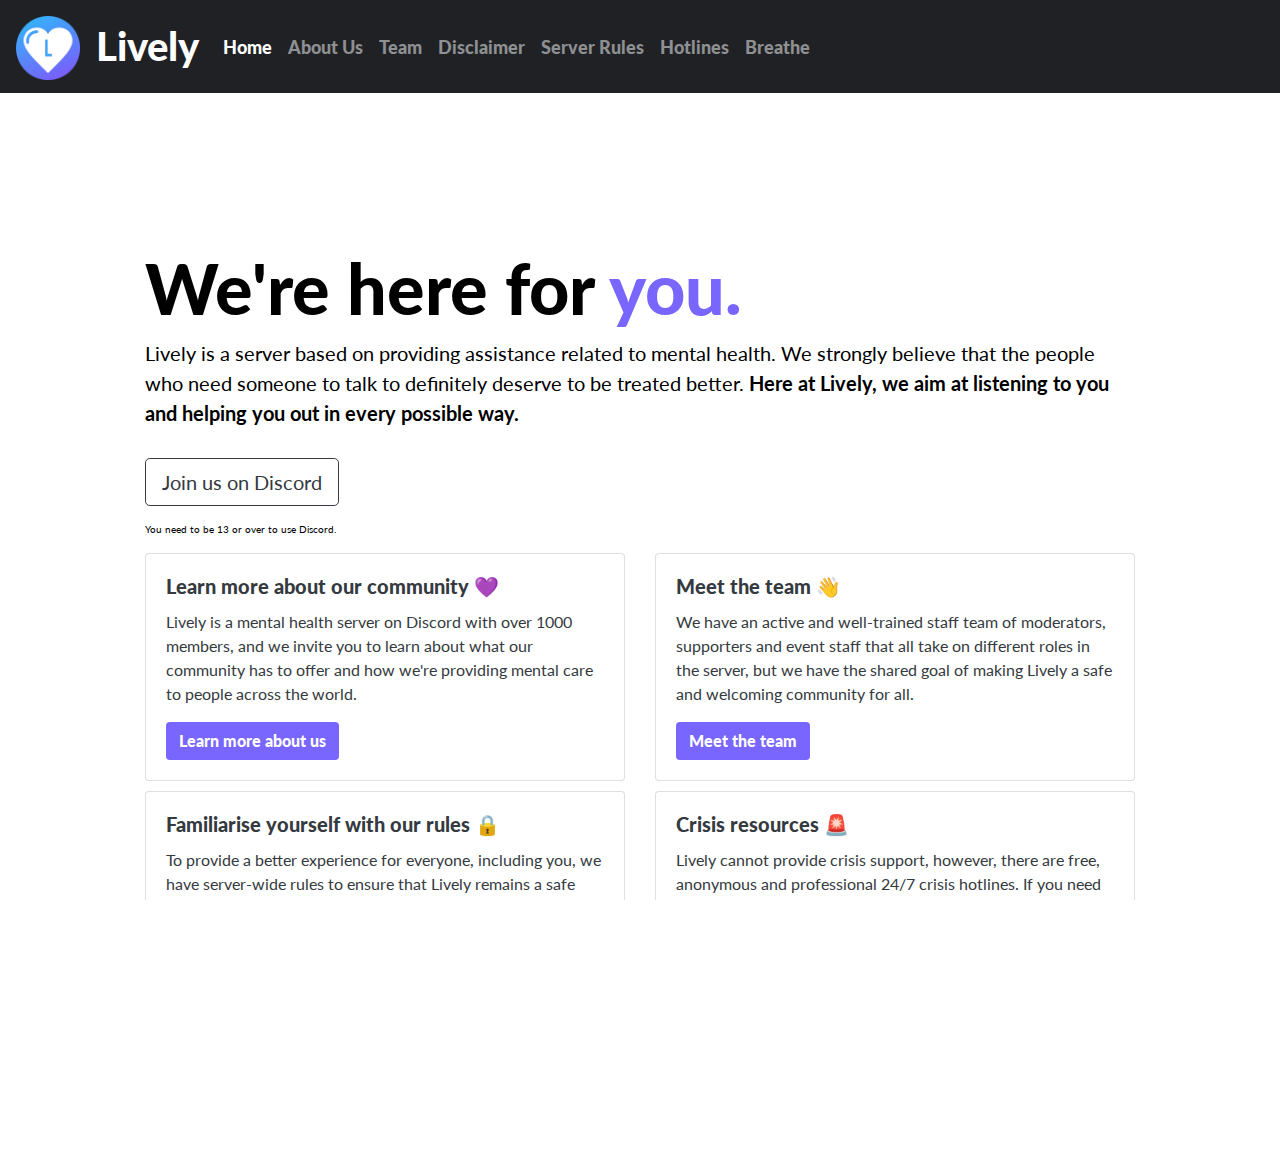
<file: index.html>
<!--
Made with ❤️ and 🐼 by Adrian W (aidswidjaja#2805) under the GPL-3.0 license. © 2020
https://github.com/aidswidjaja
-->

<!doctype html>
<html class="no-js" lang="">

<head>
  <meta charset="utf-8">
  <title>Lively | Home</title>
  <meta name="description" content="The official website for the Lively Discord server.">
  <meta name="author" content="aidswidjaja.github.io">
  <meta name="viewport" content="width=device-width, initial-scale=1, shrink-to-fit=no">

  <link rel="manifest" href="site.webmanifest">
  <link rel="apple-touch-icon" href="icon.png">
  <link rel="icon" type="image/png" href="favicon.ico">
  <meta name="theme-color" content="#fafafa">

  <!-- CDN: Bootstrap JQuery, Popper.js | Local: JS, CSS -->
  <script src="https://code.jquery.com/jquery-3.2.1.slim.min.js"
    integrity="sha384-KJ3o2DKtIkvYIK3UENzmM7KCkRr/rE9/Qpg6aAZGJwFDMVNA/GpGFF93hXpG5KkN"
    crossorigin="anonymous"></script>
  <script src="https://cdnjs.cloudflare.com/ajax/libs/popper.js/1.12.9/umd/popper.min.js"
    integrity="sha384-ApNbgh9B+Y1QKtv3Rn7W3mgPxhU9K/ScQsAP7hUibX39j7fakFPskvXusvfa0b4Q"
    crossorigin="anonymous"></script>
  <script src="js/bootstrap.js"></script>
  <link rel="stylesheet" href="css/bootstrap.css">
  <link rel="stylesheet" href="css/index.css">


  <script src="js/backgr.js"></script>
  <link rel="stylesheet" href="css/index.css">
  <link rel="stylesheet" href="css/backgr.css">
  <link rel="stylesheet" href="css/social/css/zocial.css">
  <link
    href="https://fonts.googleapis.com/css2?family=Lato:ital,wght@0,300;0,400;0,700;0,900;1,300;1,400;1,700;1,900&display=swap"
    rel="stylesheet">

</head>

<body id="bod">

  <!-- Navbar start -->

  <nav class="navbar navbar-expand-lg navbar-dark" id="topnav">
    <a class="navbar-brand" href="#">
      <img src="res/lively.png" width="64" height="64" alt="Lively logo">
    </a>

    <button class="navbar-toggler btn btn-outline-info" type="button" data-toggle="collapse" data-target="#navbarNav"
      aria-controls="navbarNav" aria-expanded="false" aria-label="Toggle navigation">
      Menu
    </button>

    <div class="collapse navbar-collapse" id="navbarNav">
      <div class="navbar-nav">
        <a class="navbar-brand" href="#">Lively</a>
        <a id="navcolour" class="nav-item nav-link active" href="#">Home<span class="sr-only">(current)</span></a>
        <a id="navcolour" class="nav-item nav-link" href="about.html">About Us</a>
        <a id="navcolour" class="nav-item nav-link" href="team.html">Team</a>
        <a id="navcolour" class="nav-item nav-link" href="disclaimer.html">Disclaimer</a>
        <a id="navcolour" class="nav-item nav-link" href="https://trello.com/b/U3EgslJI/lively-rules"
          target="_blank">Server Rules</a>
        <a id="navcolour" class="nav-item nav-link" href="hotlines.html">Hotlines</a>
        <a id="navcolour" class="nav-item nav-link" href="breathe.html">Breathe</a>
      </div>
    </div>
  </nav>

  <!-- Navbar end -->

  <div class="indexjumbo">
    <br>
    <div class="container indexcontainer">
      <h1 class="mt-1 indexheader">We're here for <span class="livelypurple">you.</span></h1>
      <p class="indexlead">
        Lively is a server based on providing assistance related to mental health. We strongly believe that the people
        who need someone to talk to definitely deserve to be treated better.
        <b>Here at Lively, we aim at listening to you and helping you out in every possible way.</b><br><br>
        <a href="https://discord.gg/A46BgsWgjD" class="btn btn-lg btn-outline-dark" target="_blank" id="splashbutton">Join
          us on
          Discord</a>
      <p class="indexlead" style="font-size: 10px;">You need to be 13 or over to use Discord.</p>
      </p>
      <!-- Cards -->
      <!-- ichi-->
      <div class="row">
        <div class="col-sm-6">
          <div class="card">
            <div class="card-body">
              <h5 class="card-title">Learn more about our community 💜 </h5>
              <p class="card-text">Lively is a mental health server on Discord with over 1000 members, and we invite you
                to learn about what our community has to offer and how we're providing mental care to people across the
                world.</p>
              <a href="about.html" class="btn btn-index">Learn more about us</a>
            </div>
          </div>
        </div>
        <div class="col-sm-6">
          <div class="card">
            <div class="card-body">
              <h5 class="card-title">Meet the team 👋 </h5>
              <p class="card-text">We have an active and well-trained staff team of moderators, supporters and event
                staff that all take on different roles in the server, but we have the shared goal of making Lively a
                safe and welcoming community for all.</p>
              <a href="team.html" class="btn btn-index">Meet the team</a>
            </div>
          </div>
        </div>
      </div>
      <!-- ni -->
      <div class="row">
        <div class="col-sm-6">
          <div class="card">
            <div class="card-body">
              <h5 class="card-title">Familiarise yourself with our rules 🔒 </h5>
              <p class="card-text">To provide a better experience for everyone, including you, we have server-wide rules
                to ensure that Lively remains a safe space. We also enforce Discord's <a
                  href="https://discord.com/terms">Terms of Service</a> and <a
                  href="https://discord.com/guidelines">Community
                  Guidelines.</a>
              </p>
              <a href="https://trello.com/b/U3EgslJI/lively-rules" target="_blank" class="btn btn-index">See our server
                rules</a>
            </div>
          </div>
        </div>
        <div class="col-sm-6">
          <div class="card">
            <div class="card-body">
              <h5 class="card-title">Crisis resources 🚨 </h5>
              <p class="card-text">Lively cannot provide crisis support, however, there are free, anonymous and
                professional 24/7
                crisis hotlines. If you need someone to talk to, find one in your country below. You can also find
                crisis
                resources in #resources on our Discord.
              </p>
              <a href="hotlines.html" class="btn btn-danger btn-dangerindex">Visit crisis resources</a>
            </div>
          </div>
        </div>
      </div>

    </div>
  </div>
  <!-- Footer start -->
  <nav class="navbar navbar-dark bg-dark">
    <span class="navbar-brand mb-0" id="copyright">Copyright © Lively 2021<br>Join us at <a
        href="https://discord.gg/A46BgsWgjD" id="copyrightlink">discord.gg/A46BgsWgjD</a></span>
    <div class="socialnav">
      <a href="http://twitter.com/livelydiscord"><img class="social" src="res/social/twitter.png"
          style="height: 50px;"></a>
      <a href="http://instagram.com/livelydiscord"><img class="social" src="res/social/instagram.png"
          style="height: 30px;"></a>
      <a href="https://medium.com/livelydiscord"><img class="social" src="res/social/medium.png"
          style="height: 45px;"></a>
      <a href="https://discord.gg/A46BgsWgjD"><img class="social" src="res/social/discord.svg"
          style="height: 35px;"></a>
    </div>
  </nav>
  <!-- Footer end-->

</body>

</html>
</file>
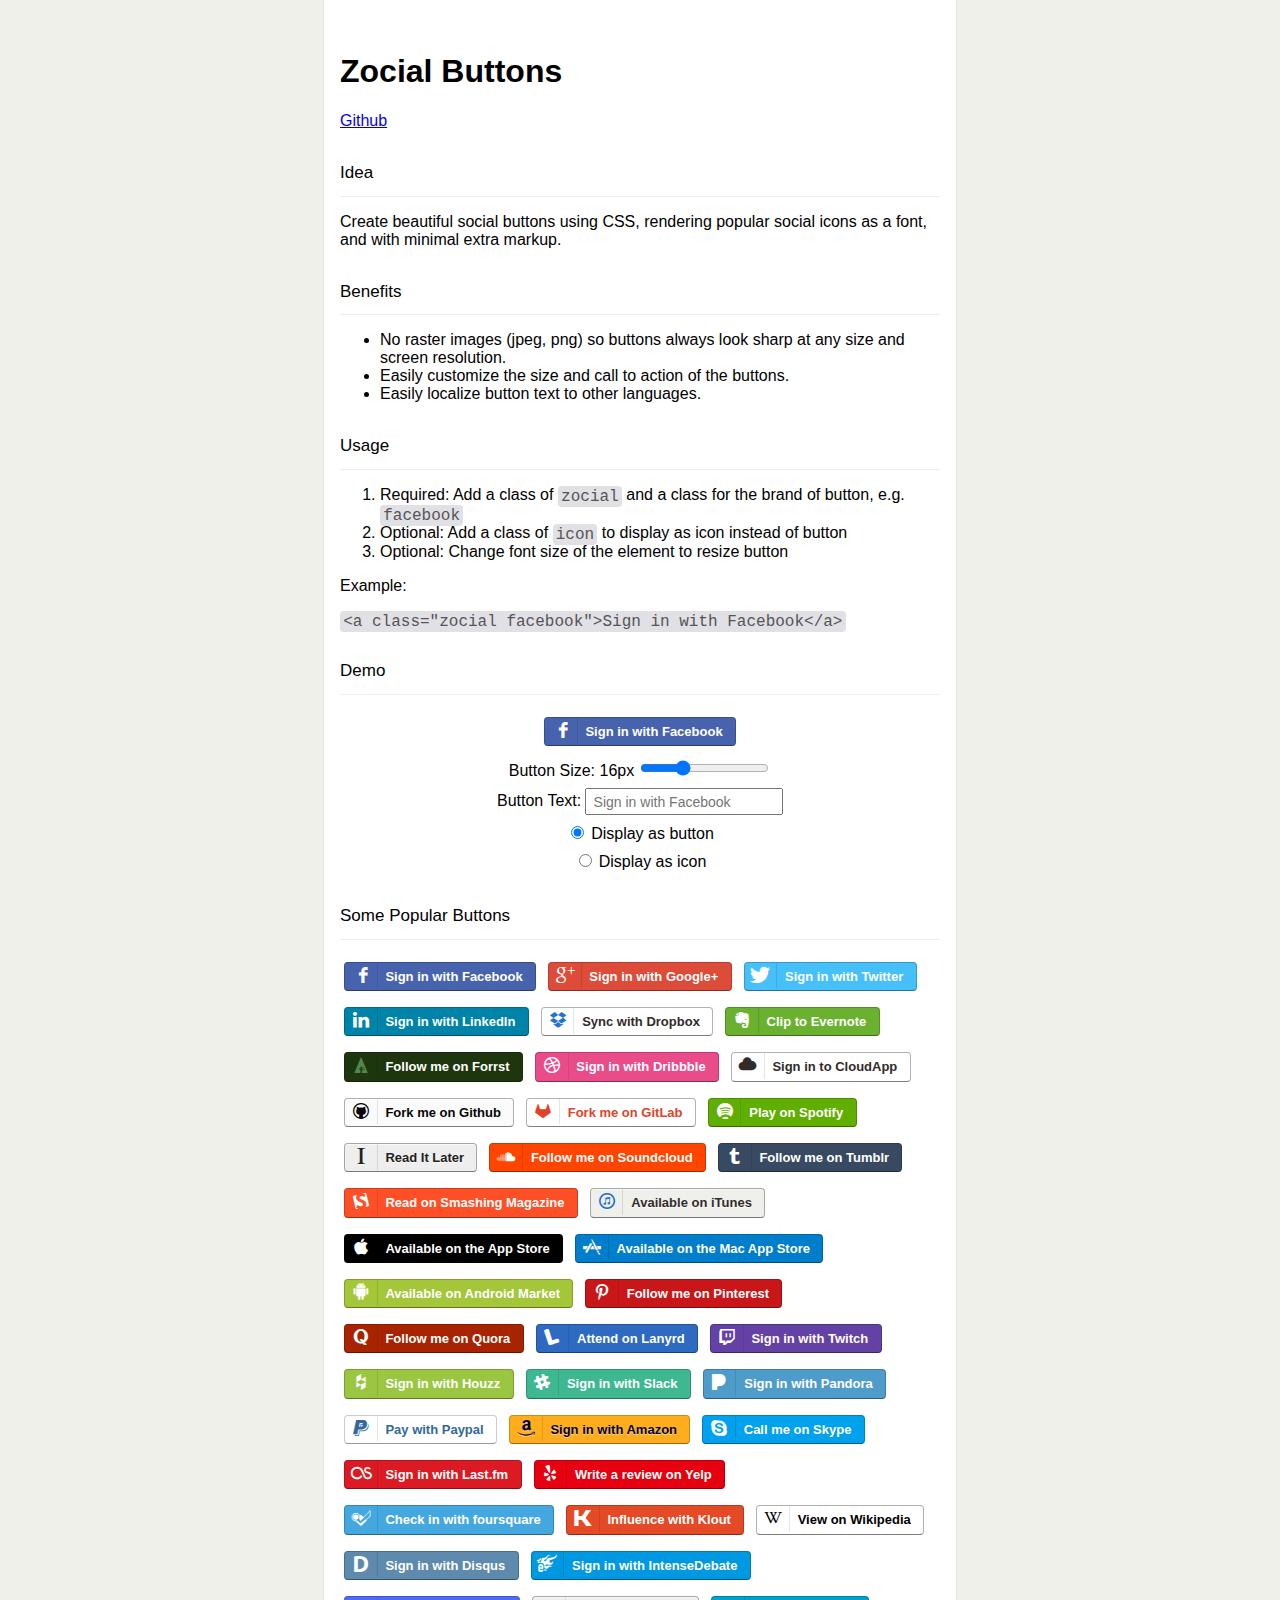
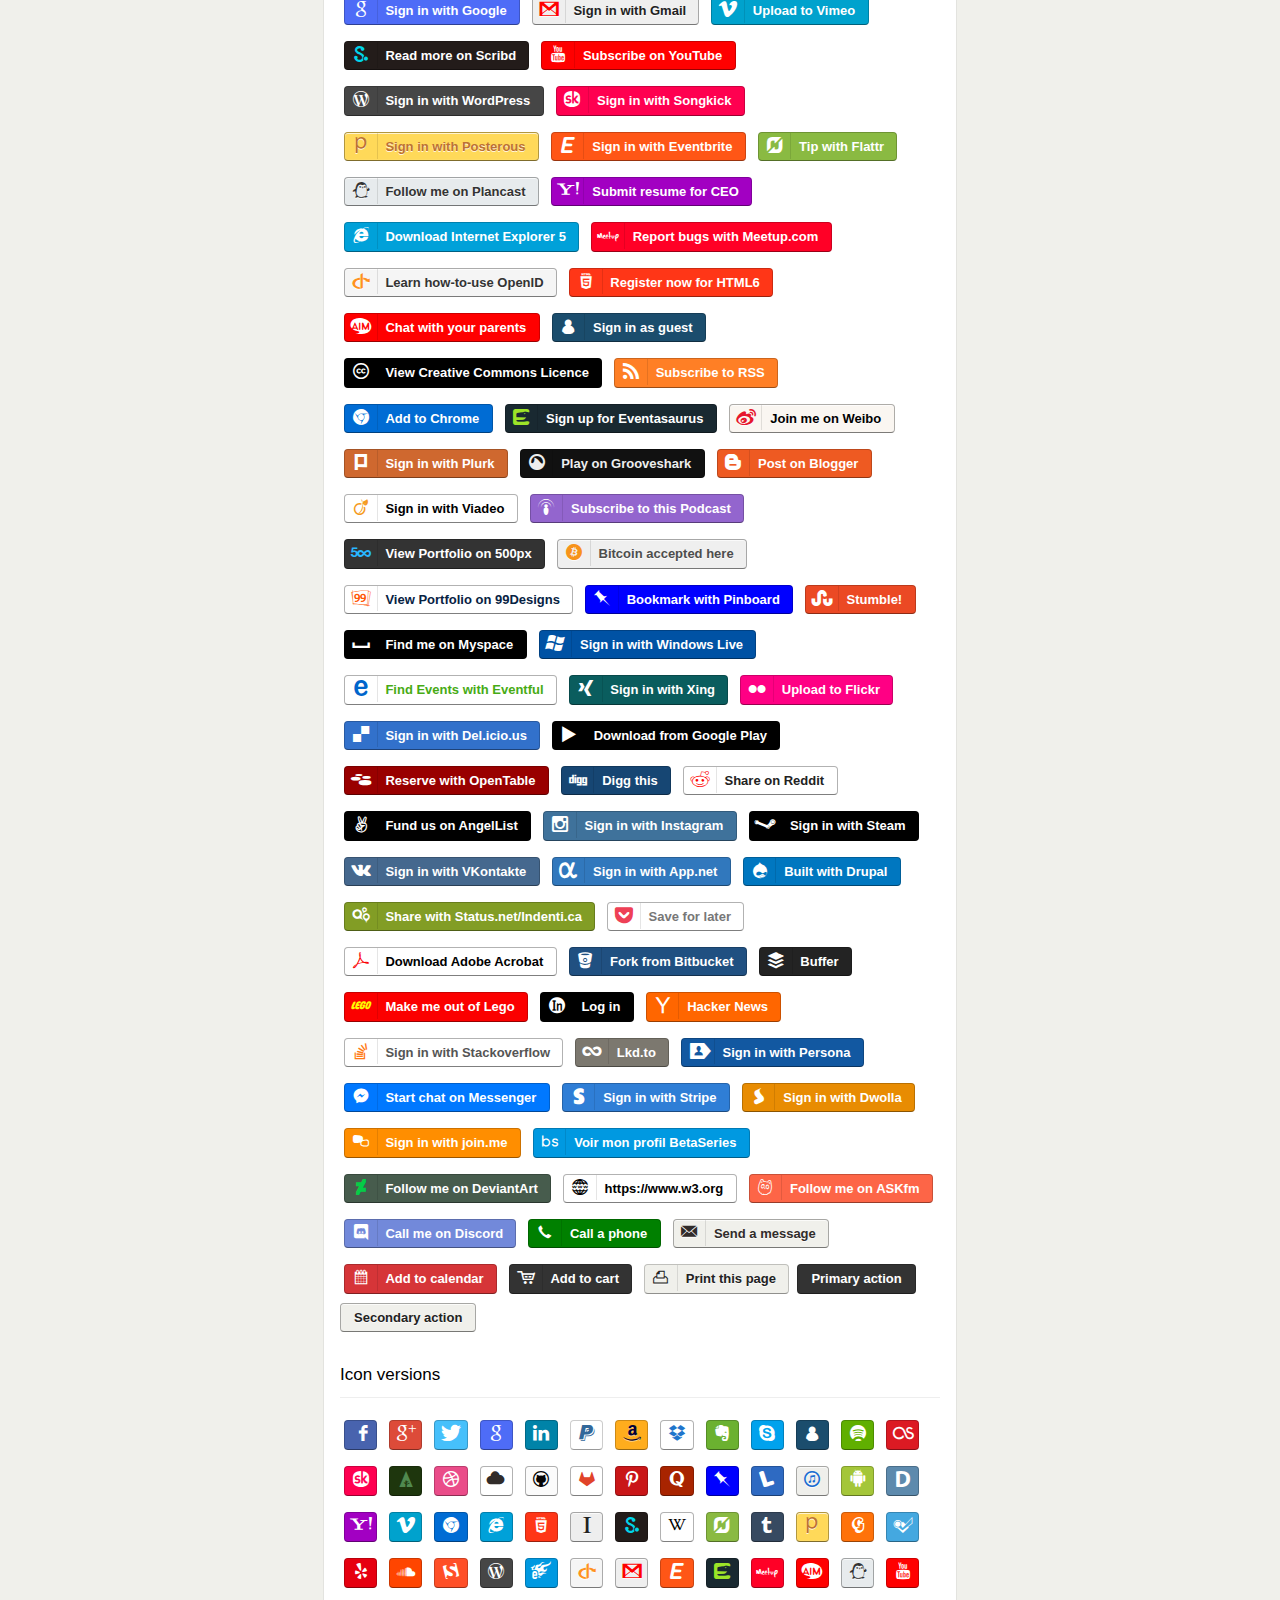
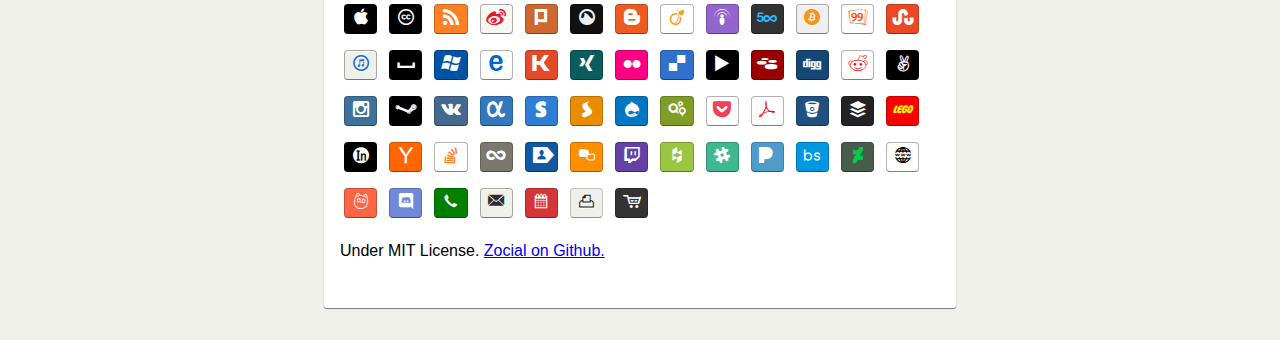
<file: css/social/index.html>
<!DOCTYPE html>
<html>
<head>
  <meta charset="utf-8" />
  <title>Zocial Demo | CSS3 Button Set</title>
  <link rel="stylesheet" href="css/zocial.css" />
  <style>
    html {
      background: #f0f0eb;
    }
    h1, h2, p, li, label, input {
      font-family: "Helvetica Neue", sans-serif;
    }
    p, li, label, code {
      font-size: 16px;
    }
    input[type="text"] {
      font-size: 14px;
      padding: 0.2rem 0.4rem;
    }
    code {
      background: #e0e0e5;
      padding: 0.1rem 0.2rem;
      border-radius: 0.25rem;
      color: #555;
    }
    body {
      background: #FFF;
      box-shadow: 0 1px 1px rgba(0,0,0,0.5);
      border-radius: 0 0 3px 3px;
      margin: 0 auto 2em;
      padding: 2em 1em;
      width: 600px;
    }
    body .zocial {
      margin: 8px 4px;
      font-size: 13px;
    }
    h2 {
      font-size: 17px;
      font-weight: normal;
      padding: 1em 0 0.75em;
      border-bottom: 1px solid #eee;
    }
    #demo {
      text-align: center;
    }
    #demo form div {
      padding: 0.25rem 0;
    }
  </style>
</head>
<body>

  <h1>Zocial Buttons</h1>
  <p><a href="https://github.com/smcllns/css-social-buttons">Github</a></p>
  <h2>Idea</h2>
  <p>Create beautiful social buttons using CSS, rendering popular social icons as a font, and with minimal extra markup.<p>
  <h2>Benefits</h2>
    <ul>
      <li>No raster images (jpeg, png) so buttons always look sharp at any size and screen resolution.</li>
      <li>Easily customize the size and call to action of the buttons.</li>
      <li>Easily localize button text to other languages.</li>
    </ul>
  <h2>Usage</h2>
  <ol>
    <li>Required: Add a class of <code>zocial</code> and a class for the brand of button, e.g. <code>facebook</code></li>
    <li>Optional: Add a class of <code>icon</code> to display as icon instead of button</li>
    <li>Optional: Change font size of the element to resize button</li>
  </ol>

  <p>Example:</p>
  <code>
    &lt;a class="zocial facebook"&gt;Sign in with Facebook&lt;/a&gt;
  </code>

  <h2>Demo</h2>
  <div id="demo">


  <button class="zocial facebook" id="showcase-button">Sign in with Facebook</button>
    <form onsubmit="return false;">

      <div>
        <label for="font-size-range">Button Size: <span id="font-size-display">16px</span></label>
        <input type="range" id="font-size-range" value="16" min="9" step="1" max="32" />
      </div>
      <div>
        <label for="label-input">Button Text:</label>
        <input type="text" id="label-input" placeholder="Sign in with Facebook" />
      </div>
      <div>
        <input class="toggle-type" type="radio" name="demo" id="select-button" value="button" checked="checked" />
        <label for="select-button">Display as button</label>
      </div>
      <div>
        <input class="toggle-type" type="radio" name="demo" id="select-icon" value="icon" />
        <label for="select-icon">Display as icon</label>
      </div>
    </form>
  </div>

<div id="samples">
  <h2>Some Popular Buttons</h2>
  <a href="#" class="zocial facebook">Sign in with Facebook</a>
  <a href="#" class="zocial googleplus">Sign in with Google+</a>
  <a href="#" class="zocial twitter">Sign in with Twitter</a>
  <a href="#" class="zocial linkedin">Sign in with LinkedIn</a>
  <a href="#" class="zocial dropbox">Sync with Dropbox</a>
  <a href="#" class="zocial evernote">Clip to Evernote</a>
  <a href="#" class="zocial forrst">Follow me on Forrst</a>
  <a href="#" class="zocial dribbble">Sign in with Dribbble</a>
  <a href="#" class="zocial cloudapp">Sign in to CloudApp</a>
  <a href="#" class="zocial github">Fork me on Github</a>
  <a href="#" class="zocial gitlab">Fork me on GitLab</a>
  <a href="#" class="zocial spotify">Play on Spotify</a>
  <a href="#" class="zocial instapaper">Read It Later</a>
  <a href="#" class="zocial soundcloud">Follow me on Soundcloud</a>
  <a href="#" class="zocial tumblr">Follow me on Tumblr</a>
  <a href="#" class="zocial smashing">Read on Smashing Magazine</a>
  <a href="#" class="zocial itunes">Available on iTunes</a>
  <a href="#" class="zocial appstore">Available on the App Store</a>
  <a href="#" class="zocial macstore">Available on the Mac App Store</a>
  <a href="#" class="zocial android">Available on Android Market</a>
  <a href="#" class="zocial pinterest">Follow me on Pinterest</a>
  <a href="#" class="zocial quora">Follow me on Quora</a>
  <a href="#" class="zocial lanyrd">Attend on Lanyrd</a>
  <a href="#" class="zocial twitch">Sign in with Twitch</a>
  <a href="#" class="zocial houzz">Sign in with Houzz</a>
  <a href="#" class="zocial slack">Sign in with Slack</a>
  <a href="#" class="zocial pandora">Sign in with Pandora</a>
  <a href="#" class="zocial paypal">Pay with Paypal</a>
  <a href="#" class="zocial amazon">Sign in with Amazon</a>
  <a href="#" class="zocial skype">Call me on Skype</a>
  <a href="#" class="zocial lastfm">Sign in with Last.fm</a>
  <a href="#" class="zocial yelp">Write a review on Yelp</a>
  <a href="#" class="zocial foursquare">Check in with foursquare</a>
  <a href="#" class="zocial klout">Influence with Klout</a>
  <a href="#" class="zocial wikipedia">View on Wikipedia</a>
  <a href="#" class="zocial disqus">Sign in with Disqus</a>
  <a href="#" class="zocial intensedebate">Sign in with IntenseDebate</a>
  <a href="#" class="zocial google">Sign in with Google</a>
  <a href="#" class="zocial gmail">Sign in with Gmail</a>
  <a href="#" class="zocial vimeo">Upload to Vimeo</a>
  <a href="#" class="zocial scribd">Read more on Scribd</a>
  <a href="#" class="zocial youtube">Subscribe on YouTube</a>
  <a href="#" class="zocial wordpress">Sign in with WordPress</a>
  <a href="#" class="zocial songkick">Sign in with Songkick</a>
  <a href="#" class="zocial posterous">Sign in with Posterous</a>
  <a href="#" class="zocial eventbrite">Sign in with Eventbrite</a>
  <a href="#" class="zocial flattr">Tip with Flattr</a>
  <a href="#" class="zocial plancast">Follow me on Plancast</a>
  <a href="#" class="zocial yahoo">Submit resume for CEO</a>
  <a href="#" class="zocial ie">Download Internet Explorer 5</a>
  <a href="#" class="zocial meetup">Report bugs with Meetup.com</a>
  <a href="#" class="zocial openid">Learn how-to-use OpenID</a>
  <a href="#" class="zocial html5">Register now for HTML6</a>
  <a href="#" class="zocial aol">Chat with your parents</a>
  <a href="#" class="zocial guest">Sign in as guest</a>
  <a href="#" class="zocial creativecommons">View Creative Commons Licence</a>
  <a href="#" class="zocial rss">Subscribe to RSS</a>
  <a href="#" class="zocial chrome">Add to Chrome</a>
  <a href="#" class="zocial eventasaurus">Sign up for Eventasaurus</a>
  <a href="#" class="zocial weibo">Join me on Weibo</a>
  <a href="#" class="zocial plurk">Sign in with Plurk</a>
  <a href="#" class="zocial grooveshark">Play on Grooveshark</a>
  <a href="#" class="zocial blogger">Post on Blogger</a>
  <a href="#" class="zocial viadeo">Sign in with Viadeo</a>
  <a href="#" class="zocial podcast">Subscribe to this Podcast</a>
  <a href="#" class="zocial fivehundredpx">View Portfolio on 500px</a>
  <a href="#" class="zocial bitcoin">Bitcoin accepted here</a>
  <a href="#" class="zocial ninetyninedesigns">View Portfolio on 99Designs</a>
  <a href="#" class="zocial pinboard">Bookmark with Pinboard</a>
  <a href="#" class="zocial stumbleupon">Stumble!</a>
  <a href="#" class="zocial myspace">Find me on Myspace</a>
  <a href="#" class="zocial windows">Sign in with Windows Live</a>
  <a href="#" class="zocial eventful">Find Events with Eventful</a>
  <a href="#" class="zocial xing">Sign in with Xing</a>
  <a href="#" class="zocial flickr">Upload to Flickr</a>
  <a href="#" class="zocial delicious">Sign in with Del.icio.us</a>
  <a href="#" class="zocial googleplay">Download from Google Play</a>
  <a href="#" class="zocial opentable">Reserve with OpenTable</a>
  <a href="#" class="zocial digg">Digg this</a>
  <a href="#" class="zocial reddit">Share on Reddit</a>
  <a href="#" class="zocial angellist">Fund us on AngelList</a>
  <a href="#" class="zocial instagram">Sign in with Instagram</a>
  <a href="#" class="zocial steam">Sign in with Steam</a>
  <a href="#" class="zocial vk">Sign in with VKontakte</a>
  <a href="#" class="zocial appnet">Sign in with App.net</a>
  <a href="#" class="zocial drupal">Built with Drupal</a>
  <a href="#" class="zocial statusnet">Share with Status.net/Indenti.ca</a>
  <a href="#" class="zocial pocket">Save for later</a>
  <a href="#" class="zocial acrobat">Download Adobe Acrobat</a>
  <a href="#" class="zocial bitbucket">Fork from Bitbucket</a>
  <a href="#" class="zocial buffer">Buffer</a>
  <a href="#" class="zocial lego">Make me out of Lego</a>
  <a href="#" class="zocial logmein">Log in</a>
  <a href="#" class="zocial ycombinator">Hacker News</a>
  <a href="#" class="zocial stackoverflow">Sign in with Stackoverflow</a>
  <a href="#" class="zocial lkdto">Lkd.to</a>
  <a href="#" class="zocial persona">Sign in with Persona</a>
  <a href="#" class="zocial messenger">Start chat on Messenger</a>
  <a href="#" class="zocial stripe">Sign in with Stripe</a>
  <a href="#" class="zocial dwolla">Sign in with Dwolla</a>
  <a href="#" class="zocial joinme">Sign in with join.me</a>
  <a href="#" class="zocial betaseries">Voir mon profil BetaSeries</a>
  <a href="#" class="zocial deviantart">Follow me on DeviantArt</a>
  <a href="#" class="zocial www">https://www.w3.org</a>
  <a href="#" class="zocial askfm">Follow me on ASKfm</a>
  <a href="#" class="zocial discordapp">Call me on Discord</a>
  <a href="#" class="zocial call">Call a phone</a>
  <a href="#" class="zocial email">Send a message</a>
  <a href="#" class="zocial cal">Add to calendar</a>
  <a href="#" class="zocial cart">Add to cart</a>
  <a href="#" class="zocial print">Print this page</a>
  <a href="#" class="zocial primary" title="A primary button for general purposes to keep consistency with Zocial">Primary action</a>
  <a href="#" class="zocial secondary" title="A secondary button for general purposes to keep consistency with Zocial">Secondary action</a>



  <h2 id="icons">Icon versions</h2>
  <a href="#" class="zocial icon facebook">Sign in with Facebook</a>
  <a href="#" class="zocial icon googleplus">Sign in with Google+</a>
  <a href="#" class="zocial icon twitter">Sign in with Twitter</a>
  <a href="#" class="zocial icon google">Sign in with Google</a>
  <a href="#" class="zocial icon linkedin">Sign in with LinkedIn</a>
  <a href="#" class="zocial icon paypal">Pay with Paypal</a>
  <a href="#" class="zocial icon amazon">Sign in with Amazon</a>
  <a href="#" class="zocial icon dropbox">Sync with Dropbox</a>
  <a href="#" class="zocial icon evernote">Clip to Evernote</a>
  <a href="#" class="zocial icon skype">Call me on Skype</a>
  <a href="#" class="zocial icon guest">Sign in as guest</a>
  <a href="#" class="zocial icon spotify">Play on Spotify</a>
  <a href="#" class="zocial icon lastfm">Sign in with Last.fm</a>
  <a href="#" class="zocial icon songkick">Sign in with Songkick</a>
  <a href="#" class="zocial icon forrst">Follow me on Forrst</a>
  <a href="#" class="zocial icon dribbble">Sign in with Dribbble</a>
  <a href="#" class="zocial icon cloudapp">Sign in to CloudApp</a>
  <a href="#" class="zocial icon github">Fork me on Github</a>
  <a href="#" class="zocial icon gitlab">Fork me on GitLab</a>
  <a href="#" class="zocial pinterest icon">Follow me on Pinterest</a>
  <a href="#" class="zocial quora icon">Follow me on Quora</a>
  <a href="#" class="zocial pinboard icon">Bookmark with Pinboard</a>
  <a href="#" class="zocial lanyrd icon">Attend on Lanyrd</a>
  <a href="#" class="zocial icon itunes">Download on iTunes</a>
  <a href="#" class="zocial icon android">Download on Android</a>
  <a href="#" class="zocial icon disqus">Sign in with Disqus</a>
  <a href="#" class="zocial icon yahoo">Sign in with Yahoo</a>
  <a href="#" class="zocial icon vimeo">Upload to Vimeo</a>
  <a href="#" class="zocial icon chrome">Add to Chrome</a>
  <a href="#" class="zocial icon ie">Get a new browser</a>
  <a href="#" class="zocial icon html5">Made from HTML5</a>
  <a href="#" class="zocial icon instapaper">Read It Later</a>
  <a href="#" class="zocial icon scribd">Read more on Scribd</a>
  <a href="#" class="zocial icon wikipedia">View on Wikipedia</a>
  <a href="#" class="zocial icon flattr">Tip with Flattr</a>
  <a href="#" class="zocial icon tumblr">Follow me on Tumblr</a>
  <a href="#" class="zocial icon posterous">Subscribe to my Posterous</a>
  <a href="#" class="zocial icon gowalla">Check in with Gowalla</a>
  <a href="#" class="zocial icon foursquare">Check in with foursquare</a>
  <a href="#" class="zocial icon yelp">Write a review on Yelp</a>
  <a href="#" class="zocial icon soundcloud">Follow me on Soundcloud</a>
  <a href="#" class="zocial icon smashing">Read on Smashing Magazine</a>
  <a href="#" class="zocial icon wordpress">Sign in with WordPress</a>
  <a href="#" class="zocial icon intensedebate">Sign in with IntenseDebate</a>
  <a href="#" class="zocial icon openid">Sign in with OpenID</a>
  <a href="#" class="zocial icon gmail">Sign in with Gmail</a>
  <a href="#" class="zocial icon eventbrite">Sign in with Eventbrite</a>
  <a href="#" class="zocial icon eventasaurus">Sign in with Eventasaurus</a>
  <a href="#" class="zocial icon meetup">Sign in with Meetup.com</a>
  <a href="#" class="zocial icon aol">Sign in with AIM</a>
  <a href="#" class="zocial icon plancast">Follow me on Plancast</a>
  <a href="#" class="zocial icon youtube">Subscribe on YouTube</a>
  <a href="#" class="zocial icon appstore">Available on the Mac App Store</a>
  <a href="#" class="zocial icon creativecommons">View Creative Commons Licence</a>
  <a href="#" class="zocial icon rss">Subscribe to RSS</a>
  <a href="#" class="zocial weibo icon">Follow me on Weibo</a>
  <a href="#" class="zocial plurk icon">Follow me on Plurk</a>
  <a href="#" class="zocial grooveshark icon">Follow me on Grooveshark</a>
  <a href="#" class="zocial blogger icon">Post on Blogger</a>
  <a href="#" class="zocial viadeo icon">Sign in with Viadeo</a>
  <a href="#" class="zocial podcast icon">Subscribe to this Podcast</a>
  <a href="#" class="zocial fivehundredpx icon">View Portfolio on 500px</a>
  <a href="#" class="zocial bitcoin icon">Bitcoin accepted here</a>
  <a href="#" class="zocial ninetyninedesigns icon">View Portfolio on 99Designs</a>
  <a href="#" class="zocial stumbleupon icon">Stumble!</a>
  <a href="#" class="zocial itunes icon">Download on iTunes</a>
  <a href="#" class="zocial myspace icon">Find me on Myspace</a>
  <a href="#" class="zocial windows icon">Sign in with Windows Live</a>
  <a href="#" class="zocial eventful icon">Find Events with Eventful</a>
  <a href="#" class="zocial klout icon">Influence with Klout</a>
  <a href="#" class="zocial xing icon">Sign in with Xing</a>
  <a href="#" class="zocial flickr icon">Upload to Flickr</a>
  <a href="#" class="zocial delicious icon">Sign in with Del.icio.us</a>
  <a href="#" class="zocial googleplay icon">Download from Google Play</a>
  <a href="#" class="zocial opentable icon">Reserve with OpenTable</a>
  <a href="#" class="zocial digg icon">Digg this</a>
  <a href="#" class="zocial reddit icon">Share on Reddit</a>
  <a href="#" class="zocial angellist icon">Fund us on AngelList</a>
  <a href="#" class="zocial instagram icon">Sign in with Instagram</a>
  <a href="#" class="zocial steam icon">Sign in with Steam</a>
  <a href="#" class="zocial vk icon">Sign in with VKontakte</a>
  <a href="#" class="zocial appnet icon">Sign in with App.net</a>
  <a href="#" class="zocial stripe icon">Sign in with Stripe</a>
  <a href="#" class="zocial dwolla icon">Sign in with Dwolla</a>
  <a href="#" class="zocial drupal icon">Built with Drupal</a>
  <a href="#" class="zocial statusnet icon">Share with Status.net/Indenti.ca</a>
  <a href="#" class="zocial pocket icon">Save for later</a>
  <a href="#" class="zocial acrobat icon">Download Adobe Acrobat</a>
  <a href="#" class="zocial bitbucket icon">Fork from Bitbucket</a>
  <a href="#" class="zocial buffer icon">Buffer</a>
  <a href="#" class="zocial lego icon">Make me out of Lego</a>
  <a href="#" class="zocial logmein icon">Log in</a>
  <a href="#" class="zocial ycombinator icon">Hacker News</a>
  <a href="#" class="zocial stackoverflow icon">Sign in with Stackoverflow</a>
  <a href="#" class="zocial lkdto icon">Lkd.to</a>
  <a href="#" class="zocial persona icon">Sign in with Persona</a>
  <a href="#" class="zocial joinme icon">Sign in with join.me</a>
  <a href="#" class="zocial twitch icon">Sign in with Twitch</a>
  <a href="#" class="zocial houzz icon">Sign in with Houzz</a>
  <a href="#" class="zocial slack icon">Sign in with Slack</a>
  <a href="#" class="zocial pandora icon">Sign in with Pandora</a>
  <a href="#" class="zocial betaseries icon">Voir mon profil BetaSeries</a>
  <a href="#" class="zocial deviantart icon">Follow me on DeviantArt</a>
  <a href="#" class="zocial www icon">https://www.w3.org/</a>
  <a href="#" class="zocial askfm icon">Follow me on ASKfm</a>
  <a href="#" class="zocial discordapp icon">Call me on Discord</a>
  <a href="#" class="zocial call icon">Call a phone</a>
  <a href="#" class="zocial email icon">Send a message</a>
  <a href="#" class="zocial cal icon">Add to calendar</a>
  <a href="#" class="zocial print icon">Print this page</a>
  <a href="#" class="zocial cart icon">Add to cart</a>
</div>

<p>Under MIT License. <a href="https://github.com/smcllns/css-social-buttons">Zocial on Github.</a></p>

<script type="text/javascript">
  // interactive demo button
  var sizeInput = document.getElementById('font-size-range');
  var sizeDisplay = document.getElementById('font-size-display');
  var labelInput = document.getElementById('label-input');
  var toggleRadios = document.querySelectorAll('[class="toggle-type"]');
  var showcaseButton = document.getElementById('showcase-button');
  var defaultLabel = "Sign in with Facebook";

  labelInput.addEventListener('keyup', function(e) {
    var currentLabel = this.value;
    var newLabel = currentLabel.length > 0 ? currentLabel : defaultLabel;
    showcaseButton.textContent = newLabel;
  })

  sizeInput.addEventListener('change', function(e) {
    var currentSize = this.value;
    var newSize = currentSize +"px"
    sizeDisplay.textContent = newSize;
    showcaseButton.style.fontSize = newSize;
  })

  for (var i=0; i<toggleRadios.length; i++) {
    toggleRadios[i].addEventListener('change', function() {
      showcaseButton.classList.toggle('icon');
    })
  }

  // interactive button list
  var buttons = document.getElementById('samples').querySelectorAll('.zocial');
  for (var i = 0; i < buttons.length; i++) {
    buttons[i].addEventListener('click', function(e) {
      e.preventDefault();
      this.classList.toggle('icon');
    })
  }



</script>

</body>
</html>
</file>
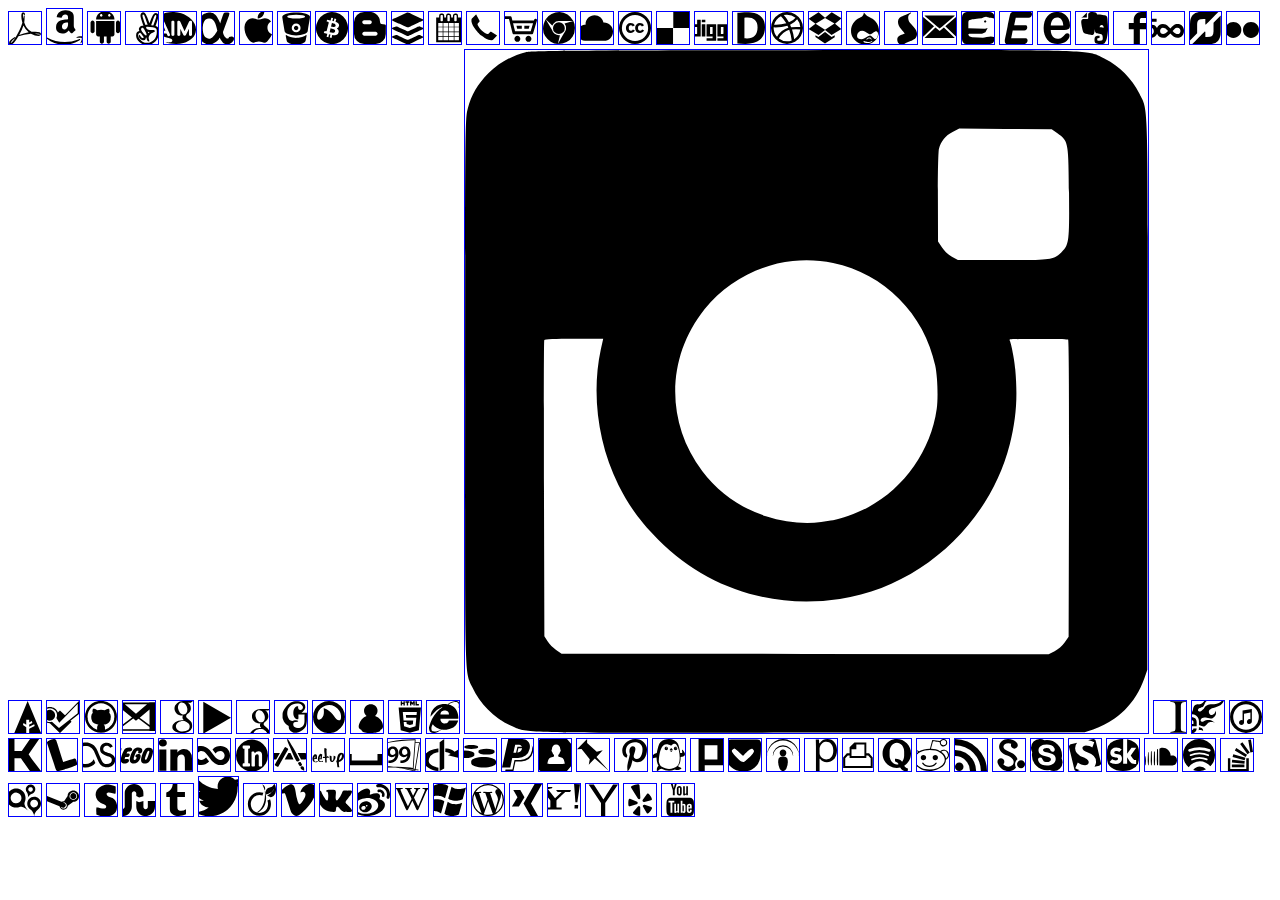
<file: css/social/src/index.html>
<!doctype html>
<style>
img { border: 1px solid blue; }
</style>


<img src="acrobat.svg" alt="acrobat">

<img src="amazon.svg" alt="amazon">

<img src="android.svg" alt="android">

<img src="angellist.svg" alt="angellist">

<img src="aol.svg" alt="aol">

<img src="appnet.svg" alt="appnet">

<img src="appstore.svg" alt="appstore">

<img src="bitbucket.svg" alt="bitbucket">

<img src="bitcoin.svg" alt="bitcoin">

<img src="blogger.svg" alt="blogger">

<img src="buffer.svg" alt="buffer">

<img src="cal.svg" alt="cal">

<img src="call.svg" alt="call">

<img src="cart.svg" alt="cart">

<img src="chrome.svg" alt="chrome">

<img src="cloudapp.svg" alt="cloudapp">

<img src="creativecommons.svg" alt="creativecommons">

<img src="delicious.svg" alt="delicious">

<img src="digg.svg" alt="digg">

<img src="disqus.svg" alt="disqus">

<img src="dribbble.svg" alt="dribbble">

<img src="dropbox.svg" alt="dropbox">

<img src="drupal.svg" alt="drupal">

<img src="dwolla.svg" alt="dwolla">

<img src="email.svg" alt="email">

<img src="eventasaurus.svg" alt="eventasaurus">

<img src="eventbrite.svg" alt="eventbrite">

<img src="eventful.svg" alt="eventful">

<img src="evernote.svg" alt="evernote">

<img src="facebook.svg" alt="facebook">

<img src="fivehundredpx.svg" alt="fivehundredpx">

<img src="flattr.svg" alt="flattr">

<img src="flickr.svg" alt="flickr">

<img src="forrst.svg" alt="forrst">

<img src="foursquare.svg" alt="foursquare">

<img src="github.svg" alt="github">

<img src="gmail.svg" alt="gmail">

<img src="google.svg" alt="google">

<img src="googleplay.svg" alt="googleplay">

<img src="googleplus.svg" alt="googleplus">

<img src="gowalla.svg" alt="gowalla">

<img src="grooveshark.svg" alt="grooveshark">

<img src="guest.svg" alt="guest">

<img src="html5.svg" alt="html5">

<img src="ie.svg" alt="ie">

<img src="instagram.svg" alt="instagram">

<img src="instapaper.svg" alt="instapaper">

<img src="intensedebate.svg" alt="intensedebate">

<img src="itunes.svg" alt="itunes">

<img src="klout.svg" alt="klout">

<img src="lanyrd.svg" alt="lanyrd">

<img src="lastfm.svg" alt="lastfm">

<img src="lego.svg" alt="lego">

<img src="linkedin.svg" alt="linkedin">

<img src="lkdto.svg" alt="lkdto">

<img src="logmein.svg" alt="logmein">

<img src="macstore.svg" alt="macstore">

<img src="meetup.svg" alt="meetup">

<img src="myspace.svg" alt="myspace">

<img src="ninetyninedesigns.svg" alt="ninetyninedesigns">

<img src="openid.svg" alt="openid">

<img src="opentable.svg" alt="opentable">

<img src="paypal.svg" alt="paypal">

<img src="persona.svg" alt="persona">

<img src="pinboard.svg" alt="pinboard">

<img src="pinterest.svg" alt="pinterest">

<img src="plancast.svg" alt="plancast">

<img src="plurk.svg" alt="plurk">

<img src="pocket.svg" alt="pocket">

<img src="podcast.svg" alt="podcast">

<img src="posterous.svg" alt="posterous">

<img src="print.svg" alt="print">

<img src="quora.svg" alt="quora">

<img src="reddit.svg" alt="reddit">

<img src="rss.svg" alt="rss">

<img src="scribd.svg" alt="scribd">

<img src="skype.svg" alt="skype">

<img src="smashing.svg" alt="smashing">

<img src="songkick.svg" alt="songkick">

<img src="soundcloud.svg" alt="soundcloud">

<img src="spotify.svg" alt="spotify">

<img src="stackoverflow.svg" alt="stackoverflow">

<img src="statusnet.svg" alt="statusnet">

<img src="steam.svg" alt="steam">

<img src="stripe.svg" alt="stripe">

<img src="stumbleupon.svg" alt="stumbleupon">

<img src="tumblr.svg" alt="tumblr">

<img src="twitter.svg" alt="twitter">

<img src="viadeo.svg" alt="viadeo">

<img src="vimeo.svg" alt="vimeo">

<img src="vk.svg" alt="vk">

<img src="weibo.svg" alt="weibo">

<img src="wikipedia.svg" alt="wikipedia">

<img src="windows.svg" alt="windows">

<img src="wordpress.svg" alt="wordpress">

<img src="xing.svg" alt="xing">

<img src="yahoo.svg" alt="yahoo">

<img src="ycombinator.svg" alt="ycombinator">

<img src="yelp.svg" alt="yelp">

<img src="youtube.svg" alt="youtube">
</file>
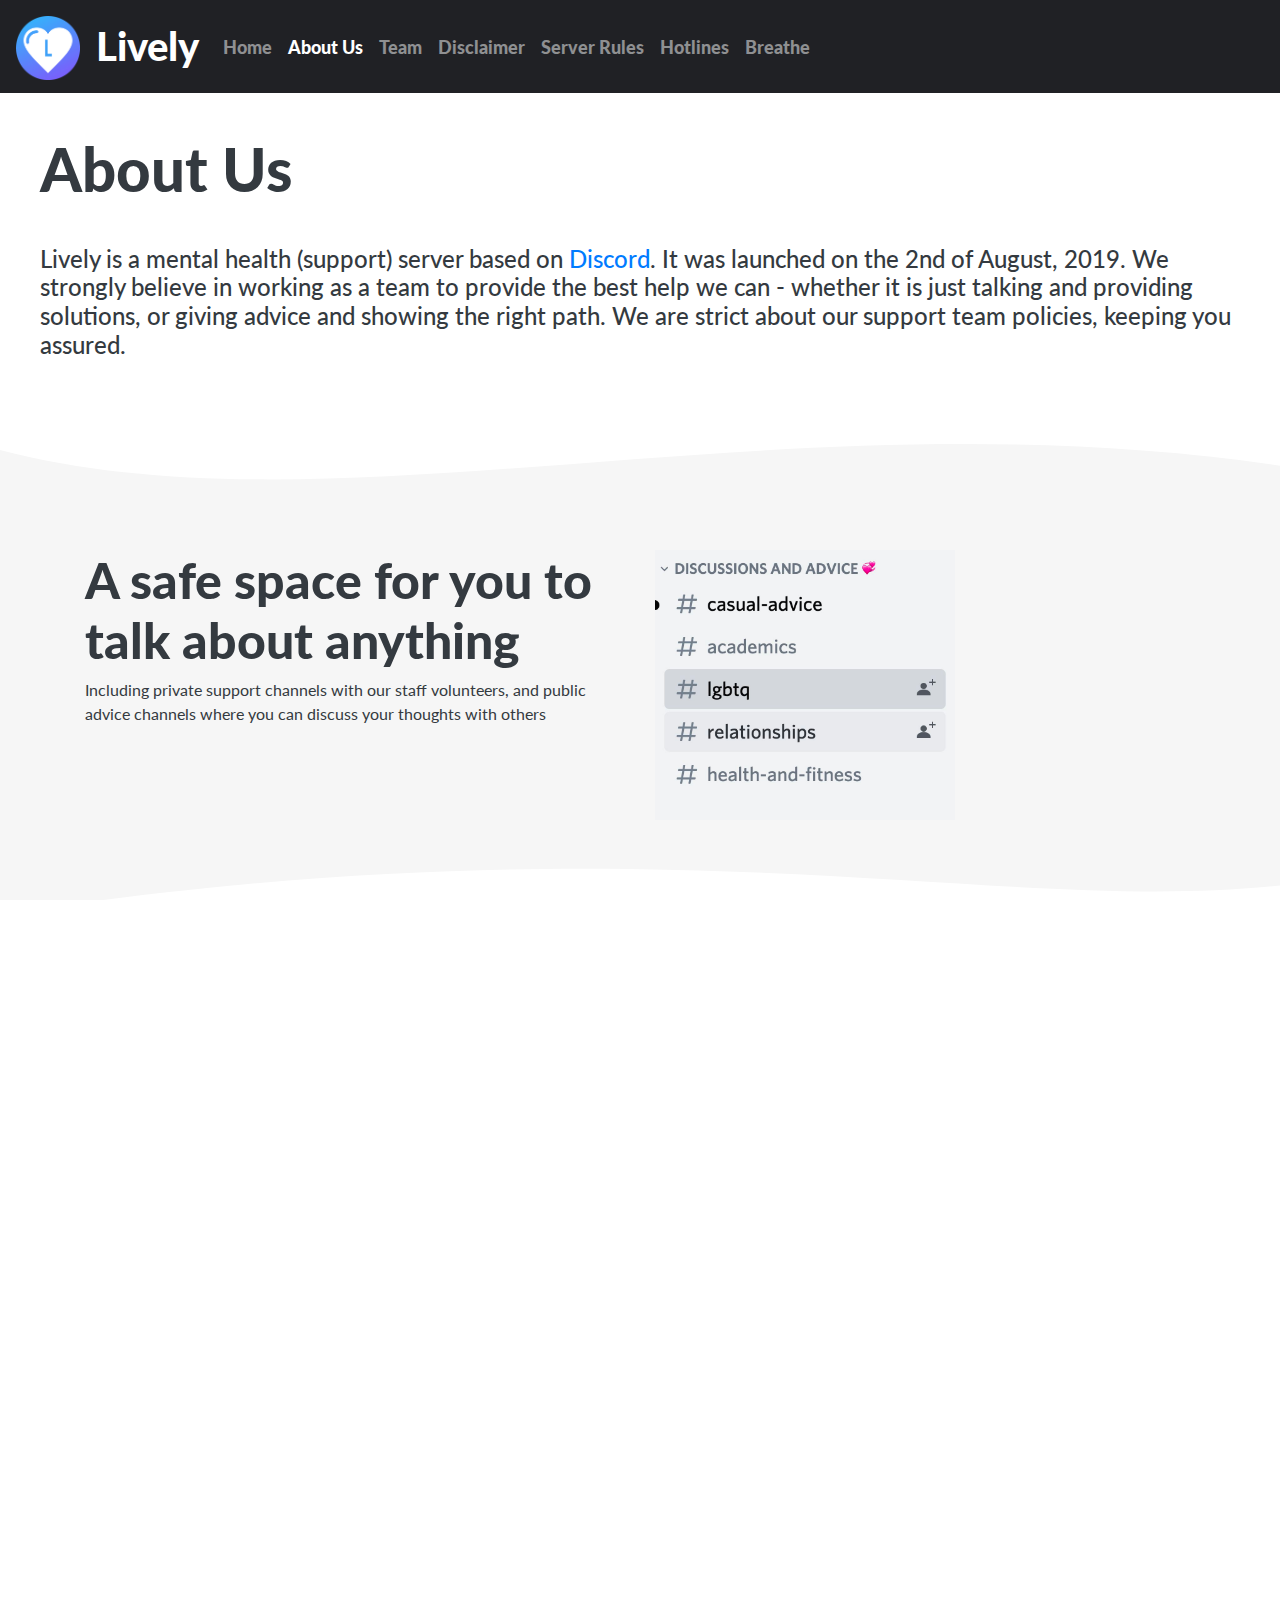
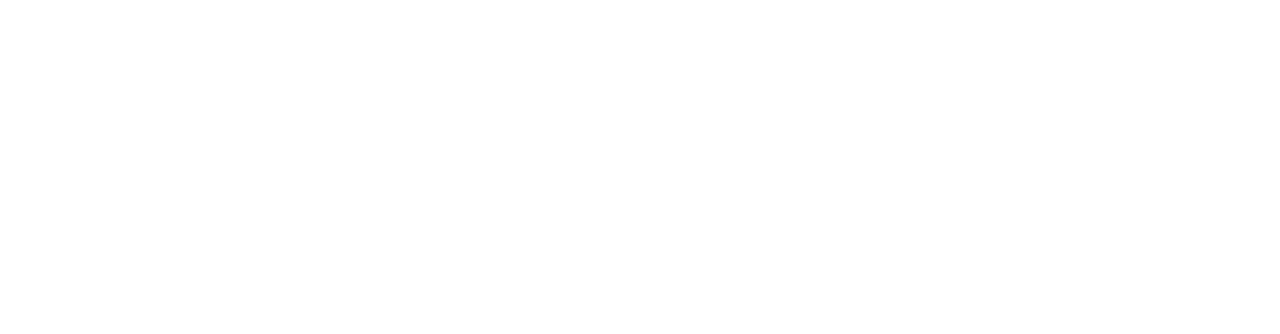
<file: about.html>
<!--
Made with ❤️ and 🐼 by Adrian W (aidswidjaja#2805) under the GPL-3.0 license. © 2020
https://github.com/aidswidjaja
-->

<!doctype html>
<html class="no-js" lang="">

<head>
  <meta charset="utf-8">
  <title>Lively | About Us</title>
  <meta name="description" content="The official website for the Lively Discord server.">
  <meta name="author" content="aidswidjaja.github.io">
  <meta name="viewport" content="width=device-width, initial-scale=1, shrink-to-fit=no">

  <link rel="manifest" href="site.webmanifest">
  <link rel="apple-touch-icon" href="icon.png">
  <link rel="icon" type="image/png" href="favicon.ico">
  <meta name="theme-color" content="#fafafa">

  <!-- CDN: Bootstrap JQuery, Popper.js | Local: JS, CSS -->
  <script src="https://code.jquery.com/jquery-3.2.1.slim.min.js"
    integrity="sha384-KJ3o2DKtIkvYIK3UENzmM7KCkRr/rE9/Qpg6aAZGJwFDMVNA/GpGFF93hXpG5KkN"
    crossorigin="anonymous"></script>
  <script src="https://cdnjs.cloudflare.com/ajax/libs/popper.js/1.12.9/umd/popper.min.js"
    integrity="sha384-ApNbgh9B+Y1QKtv3Rn7W3mgPxhU9K/ScQsAP7hUibX39j7fakFPskvXusvfa0b4Q"
    crossorigin="anonymous"></script>
  <script src="js/bootstrap.js"></script>
  <link rel="stylesheet" href="css/bootstrap.css">
  <link rel="stylesheet" href="css/index.css">

  <!-- Background Image Randomiser courtesy of Paul Lockett https://paul-lockett.co.uk/randombackground.html REQUIRES JAVASCRIPT AND CSS-->
  <!-- Responsive Background Image courtesy of Jennifer Kyrnin https://www.lifewire.com/responsive-background-images-3467001 REQUIRES CSS3-->

  <script src="js/backgr.js"></script>
  <link rel="stylesheet" href="css/index.css">
  <link rel="stylesheet" href="css/backgr.css">
  <link rel="stylesheet" href="css/social/css/zocial.css">
  <link
    href="https://fonts.googleapis.com/css2?family=Lato:ital,wght@0,300;0,400;0,700;0,900;1,300;1,400;1,700;1,900&display=swap"
    rel="stylesheet">

</head>

<body id="bod">

  <!-- Navbar start -->

  <nav class="navbar navbar-expand-lg navbar-dark" id="topnav">
    <a class="navbar-brand" href="index.html">
      <img src="res/lively.png" width="64" height="64" alt="Lively logo">
    </a>

    <button class="navbar-toggler btn btn-outline-info" type="button" data-toggle="collapse" data-target="#navbarNav"
      aria-controls="navbarNav" aria-expanded="false" aria-label="Toggle navigation">
      Menu
    </button>

    <div class="collapse navbar-collapse" id="navbarNav">
      <div class="navbar-nav">
        <a class="navbar-brand" href="index.html">Lively</a>
        <a id="navcolour" class="nav-item nav-link" href="index.html">Home</a>
        <a id="navcolour" class="nav-item nav-link active" href="#">About Us<span class="sr-only">(current)</span></a>
        <a id="navcolour" class="nav-item nav-link" href="team.html">Team</a>
        <a id="navcolour" class="nav-item nav-link" href="disclaimer.html">Disclaimer</a>
        <a id="navcolour" class="nav-item nav-link" href="https://trello.com/b/U3EgslJI/lively-rules"
          target="_blank">Server Rules</a>
        <a id="navcolour" class="nav-item nav-link" href="hotlines.html">Hotlines</a>
        <a id="navcolour" class="nav-item nav-link" href="breathe.html">Breathe</a>
      </div>
    </div>
  </nav>

  <!-- Navbar end -->

  <!--[if IE]>
    <p class="browserupgrade">You are using an <strong>outdated</strong> browser. Please <a href="https://browsehappy.com/">upgrade your browser</a> to improve your experience and security.</p>
  <![endif]-->

  <div id="page">
    <h1 class="display-4" id="pagetext">About Us</h1>
    <h4 class="content" id="pagetext">Lively is a mental health (support) server based on <a
        href="https://discordapp.com">Discord</a>.
      It was launched on the 2nd of August, 2019. We strongly believe in working as a team to provide the best help we
      can -
      whether it is just talking and providing solutions, or giving advice and showing the right path.
      We are strict about our support team policies, keeping you assured. </h4>

    <div style="height: 150px; overflow: hidden;"><svg viewBox="0 0 500 150" preserveAspectRatio="none"
        style="height: 100%; width: 100%;">
        <path d="M0.00,49.98 C150.00,150.00 349.20,-50.00 576.46,106.08 L500.00,150.00 L0.00,150.00 Z"
          style="stroke: none; fill: #F6F6F6;"></path>
      </svg></div>
    <div class="aboutbanner">
      <div class="container">
        <div class="row">
          <div class="col-sm">
            <h1 class="aboutflex">A safe space for you to talk about anything</h1>
            <p>Including private support channels with our staff volunteers, and public advice channels
              where you can discuss your thoughts with others
            </p>
          </div>
          <div class="col-sm">
            <img src="res/channel5.jpg" style="width: 300px;">
          </div>
        </div>
      </div>
    </div>
    <div style="height: 150px; overflow: hidden;">
      <div style="height: 150px; overflow: hidden;"><svg class="rotatopotato" viewBox="0 0 500 150"
          preserveAspectRatio="none" style="height: 100%; width: 100%;">
          <path d="M-80.42,136.67 C64.05,-20.23 197.79,211.67 573.64,22.20 L533.01,210.68 L-44.31,166.27 Z"
            style="stroke: none; fill: #F6F6F6;"></path>
        </svg>
      </div>
    </div>
    <div class="container">
      <div class="row">
        <div class="col-sm">
          <img src="res/events.png" style="width: 650px;">
          </p>
        </div>
        <div class="col-sm">
          <h1 class="aboutflex">Community events</h1>
          <p>Lively runs events to bring the server closer together, and our
            events team works really hard to ensure that everyone has an opportunity to participate!
          </p>
        </div>
      </div>
    </div>
    <div style="height: 150px; overflow: hidden;"><svg viewBox="0 0 500 150" preserveAspectRatio="none"
        style="height: 100%; width: 100%;">
        <path d="M-14.39,66.60 C203.44,2.47 175.22,92.27 500.00,49.98 L500.00,150.00 L0.00,150.00 Z"
          style="stroke: none; fill: #F6F6F6;"></path>
      </svg></div>
    <div class="aboutbanner">
      <div class="container">
        <div class="row">
          <div class="col-sm">
            <h1 class="aboutflex">A place for you to express yourself</h1>
            <p>We have hobby channels that let people discuss any topic from music to gaming. We also run Lively
              Journals,
              a server where you can write down your thoughts and feelings in a private and secure environment.
            </p>
          </div>
          <div class="col-sm">
            <p style="text-align: right; display: inline;">
              <img src="res/hobbies1.png" class="d-none d-lg-inline" style="height: 250px;">
              <img src="res/hobbies2.png" style="height: 250px;">
            </p>
          </div>
        </div>
      </div>
    </div>
    <div style="height: 150px; overflow: hidden;">
      <div style="height: 150px; overflow: hidden;"><svg class="rotatopotato" viewBox="0 0 500 150"
          preserveAspectRatio="none" style="height: 100%; width: 100%;">
          <path d="M-14.39,66.60 C210.21,98.18 191.03,33.05 500.00,49.98 L500.00,150.00 L0.00,150.00 Z"
            style="stroke: none; fill: #F6F6F6;"></path>
        </svg>
      </div>
    </div>
    <div>
      <h1 class="aboutready">Ready to join our community?</h1><br>
      <p style="text-align: center;"><a type="button" class="btn btn-lg btn-success joinbtn"
          href="https://discord.gg/A46BgsWgjD" target="_blank">Join Lively</a>
      </p>
    </div>
    <br><br>

    <!-- Footer start -->
    <nav class="navbar navbar-dark bg-dark">
      <span class="navbar-brand mb-0" id="copyright">Copyright © Lively 2021<br>Join us at <a
          href="https://discord.gg/A46BgsWgjD" id="copyrightlink">discord.gg/A46BgsWgjD</a></span>
      <div class="socialnav">
        <a href="http://twitter.com/livelydiscord"><img class="social" src="res/social/twitter.png"
            style="height: 50px;"></a>
        <a href="http://instagram.com/livelydiscord"><img class="social" src="res/social/instagram.png"
            style="height: 30px;"></a>
        <a href="https://medium.com/livelydiscord"><img class="social" src="res/social/medium.png"
            style="height: 45px;"></a>
        <a href="https://discord.gg/A46BgsWgjD"><img class="social" src="res/social/discord.svg"
            style="height: 35px;"></a>
      </div>
    </nav>
    <!-- Footer end-->
</body>

</html>
</file>
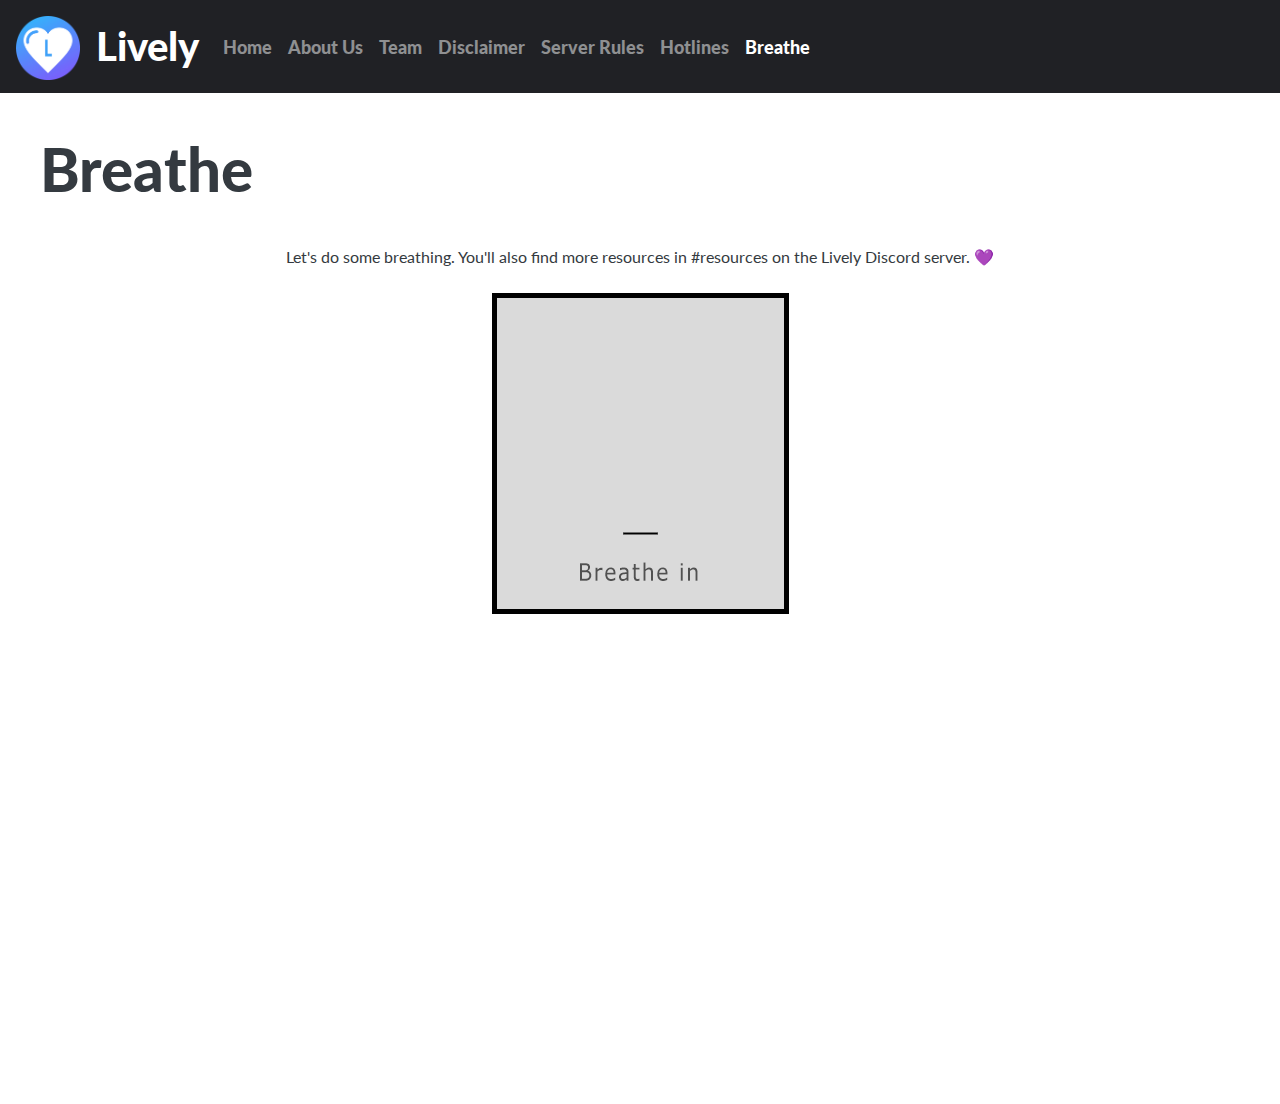
<file: breathe.html>
<!--
Made with ❤️ and 🐼 by Adrian W (aidswidjaja#2805) under the GPL-3.0 license. © 2020
https://github.com/aidswidjaja
-->

<!doctype html>
<html class="no-js" lang="">

<head>
  <meta charset="utf-8">
  <title>Lively | Breathe</title>
  <meta name="description" content="The official website for the Lively Discord server.">
  <meta name="author" content="aidswidjaja.github.io">
  <meta name="viewport" content="width=device-width, initial-scale=1, shrink-to-fit=no">

  <link rel="manifest" href="site.webmanifest">
  <link rel="apple-touch-icon" href="icon.png">
  <link rel="icon" type="image/png" href="favicon.ico">
  <meta name="theme-color" content="#fafafa">

  <!-- CDN: Bootstrap JQuery, Popper.js | Local: JS, CSS -->
  <script src="https://code.jquery.com/jquery-3.2.1.slim.min.js"
    integrity="sha384-KJ3o2DKtIkvYIK3UENzmM7KCkRr/rE9/Qpg6aAZGJwFDMVNA/GpGFF93hXpG5KkN"
    crossorigin="anonymous"></script>
  <script src="https://cdnjs.cloudflare.com/ajax/libs/popper.js/1.12.9/umd/popper.min.js"
    integrity="sha384-ApNbgh9B+Y1QKtv3Rn7W3mgPxhU9K/ScQsAP7hUibX39j7fakFPskvXusvfa0b4Q"
    crossorigin="anonymous"></script>
  <script src="js/bootstrap.js"></script>
  <link rel="stylesheet" href="css/bootstrap.css">
  <link rel="stylesheet" href="css/index.css">

  <!-- Background Image Randomiser courtesy of Paul Lockett https://paul-lockett.co.uk/randombackground.html REQUIRES JAVASCRIPT AND CSS-->
  <!-- Responsive Background Image courtesy of Jennifer Kyrnin https://www.lifewire.com/responsive-background-images-3467001 REQUIRES CSS3-->

  <script src="js/backgr.js"></script>
  <link rel="stylesheet" href="css/index.css">
  <link rel="stylesheet" href="css/backgr.css">
  <link rel="stylesheet" href="css/social/css/zocial.css">
  <link
    href="https://fonts.googleapis.com/css2?family=Lato:ital,wght@0,300;0,400;0,700;0,900;1,300;1,400;1,700;1,900&display=swap"
    rel="stylesheet">
</head>

<body id="bod">

  <!-- Navbar start -->

  <nav class="navbar navbar-expand-lg navbar-dark" id="topnav">
    <a class="navbar-brand" href="index.html">
      <img src="res/lively.png" width="64" height="64" alt="Lively logo">
    </a>

    <button class="navbar-toggler btn btn-outline-info" type="button" data-toggle="collapse" data-target="#navbarNav"
      aria-controls="navbarNav" aria-expanded="false" aria-label="Toggle navigation">
      Menu
    </button>

    <div class="collapse navbar-collapse" id="navbarNav">
      <div class="navbar-nav">
        <a class="navbar-brand" href="index.html">Lively</a>
        <a id="navcolour" class="nav-item nav-link" href="index.html">Home</a>
        <a id="navcolour" class="nav-item nav-link" href="about.html">About Us</a>
        <a id="navcolour" class="nav-item nav-link" href="team.html">Team</a>
        <a id="navcolour" class="nav-item nav-link" href="disclaimer.html">Disclaimer</a>
        <a id="navcolour" class="nav-item nav-link" href="https://trello.com/b/U3EgslJI/lively-rules"
          target="_blank">Server Rules</a>
        <a id="navcolour" class="nav-item nav-link" href="hotlines.html">Hotlines</a>
        <a id="navcolour" class="nav-item nav-link active" href="#">Breathe<span class="sr-only">(current)</span></a>
      </div>
    </div>
  </nav>

  <!-- Navbar end -->

  <!--[if IE]>
    <p class="browserupgrade">You are using an <strong>outdated</strong> browser. Please <a href="https://browsehappy.com/">upgrade your browser</a> to improve your experience and security.</p>
  <![endif]-->

  <div id="page">
    <h1 class="display-4" id="pagetext">Breathe</h1>
    <p id="pagetext" style="text-align: center;">
      Let's do some breathing. You'll also find more resources in #resources on the Lively Discord server. 💜 <br><br>
      <img src="res/breathe.gif" alt="Breathing animation" style="border:5px solid black">
    </p>
  </div>



  <!-- Footer start -->
  <nav class="navbar navbar-dark bg-dark">
    <span class="navbar-brand mb-0" id="copyright">Copyright © Lively 2021<br>Join us at <a
        href="https://discord.gg/A46BgsWgjD" id="copyrightlink">discord.gg/A46BgsWgjD</a></span>
    <div class="socialnav">
      <a href="http://twitter.com/livelydiscord"><img class="social" src="res/social/twitter.png"
          style="height: 50px;"></a>
      <a href="http://instagram.com/livelydiscord"><img class="social" src="res/social/instagram.png"
          style="height: 30px;"></a>
      <a href="https://medium.com/livelydiscord"><img class="social" src="res/social/medium.png"
          style="height: 45px;"></a>
      <a href="https://discord.gg/A46BgsWgjD"><img class="social" src="res/social/discord.svg"
          style="height: 35px;"></a>
    </div>
  </nav>
  <!-- Footer end-->
</body>

</html>
</file>
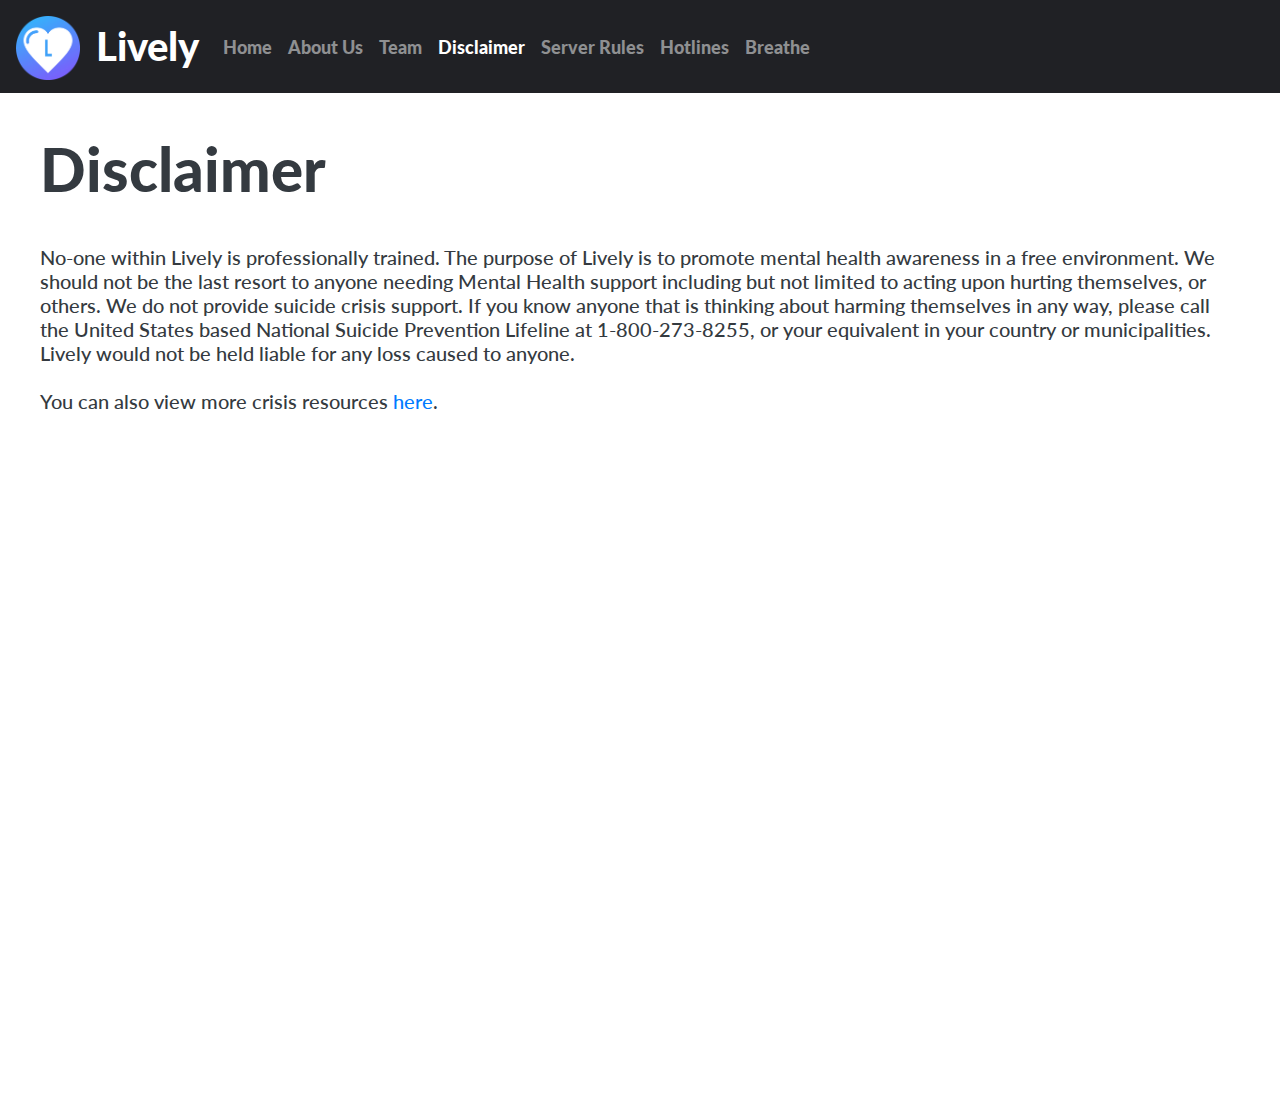
<file: disclaimer.html>
<!--
Made with ❤️ and 🐼 by Adrian W (aidswidjaja#2805) under the GPL-3.0 license. © 2020
https://github.com/aidswidjaja
-->

<!doctype html>
<html class="no-js" lang="">

<head>
    <meta charset="utf-8">
    <title>Lively | Disclaimer</title>
    <meta name="description" content="The official website for the Lively Discord server.">
    <meta name="author" content="aidswidjaja.github.io">
    <meta name="viewport" content="width=device-width, initial-scale=1, shrink-to-fit=no">

    <link rel="manifest" href="site.webmanifest">
    <link rel="apple-touch-icon" href="icon.png">
    <link rel="icon" type="image/png" href="favicon.ico">
    <meta name="theme-color" content="#fafafa">

    <!-- CDN: Bootstrap JQuery, Popper.js | Local: JS, CSS -->
    <script src="https://code.jquery.com/jquery-3.2.1.slim.min.js" integrity="sha384-KJ3o2DKtIkvYIK3UENzmM7KCkRr/rE9/Qpg6aAZGJwFDMVNA/GpGFF93hXpG5KkN" crossorigin="anonymous"></script>
    <script src="https://cdnjs.cloudflare.com/ajax/libs/popper.js/1.12.9/umd/popper.min.js" integrity="sha384-ApNbgh9B+Y1QKtv3Rn7W3mgPxhU9K/ScQsAP7hUibX39j7fakFPskvXusvfa0b4Q" crossorigin="anonymous"></script>
    <script src="js/bootstrap.js"></script>
    <link rel="stylesheet" href="css/bootstrap.css">
    <link rel="stylesheet" href="css/index.css">

    <!-- Background Image Randomiser courtesy of Paul Lockett https://paul-lockett.co.uk/randombackground.html REQUIRES JAVASCRIPT AND CSS-->
    <!-- Responsive Background Image courtesy of Jennifer Kyrnin https://www.lifewire.com/responsive-background-images-3467001 REQUIRES CSS3-->

    <script src="js/backgr.js"></script>
    <link rel="stylesheet" href="css/index.css">
    <link rel="stylesheet" href="css/backgr.css">
    <link rel="stylesheet" href="css/social/css/zocial.css">
    <link href="https://fonts.googleapis.com/css2?family=Lato:ital,wght@0,300;0,400;0,700;0,900;1,300;1,400;1,700;1,900&display=swap" rel="stylesheet">
</head>

<body id="bod">

    <!-- Navbar start -->

    <nav class="navbar navbar-expand-lg navbar-dark" id="topnav">
        <a class="navbar-brand" href="index.html">
            <img src="res/lively.png" width="64" height="64" alt="Lively logo">
        </a>

        <button class="navbar-toggler btn btn-outline-info" type="button" data-toggle="collapse" data-target="#navbarNav" aria-controls="navbarNav" aria-expanded="false" aria-label="Toggle navigation">
      Menu
    </button>

        <div class="collapse navbar-collapse" id="navbarNav">
            <div class="navbar-nav">
                <a class="navbar-brand" href="index.html">Lively</a>
                <a id="navcolour" class="nav-item nav-link" href="index.html">Home</a>
                <a id="navcolour" class="nav-item nav-link" href="about.html">About Us</a>
                <a id="navcolour" class="nav-item nav-link" href="team.html">Team</a>
                <a id="navcolour" class="nav-item nav-link active" href="#">Disclaimer<span class="sr-only">(current)</span></a>
                <a id="navcolour" class="nav-item nav-link" href="https://trello.com/b/U3EgslJI/lively-rules" target="_blank">Server Rules</a>
                <a id="navcolour" class="nav-item nav-link" href="hotlines.html">Hotlines</a>
                <a id="navcolour" class="nav-item nav-link" href="breathe.html">Breathe</a>
            </div>
        </div>
    </nav>

    <!-- Navbar end -->

    <!--[if IE]>
    <p class="browserupgrade">You are using an <strong>outdated</strong> browser. Please <a href="https://browsehappy.com/">upgrade your browser</a> to improve your experience and security.</p>
  <![endif]-->

    <div id="page">
        <!-- on screens less wide than lg breakpoint (as defined by Bootstrap), hide the splash div-->
        <h1 class="display-4" id="pagetext">Disclaimer</h1>
        <h5 class="content" id="pagetext">
            No-one within Lively is professionally trained. The purpose of Lively is to promote mental health awareness in a free environment. We should not be the last resort to anyone needing Mental Health support including but not limited to acting upon hurting
            themselves, or others. We do not provide suicide crisis support. If you know anyone that is thinking about harming themselves in any way, please call the United States based National Suicide Prevention Lifeline at 1-800-273-8255, or your equivalent
            in your country or municipalities. Lively would not be held liable for any loss caused to anyone.<br><br> You can also view more crisis resources <a href="hotlines.html">here</a>.
        </h5>
    </div>


    <!-- Footer start -->
    <nav class="navbar navbar-dark bg-dark">
        <span class="navbar-brand mb-0" id="copyright">Copyright © Lively 2021<br>Join us at <a
        href="https://discord.gg/A46BgsWgjD" id="copyrightlink">discord.gg/A46BgsWgjD</a></span>
        <div class="socialnav">
            <a href="http://twitter.com/livelydiscord"><img class="social" src="res/social/twitter.png" style="height: 50px;"></a>
            <a href="http://instagram.com/livelydiscord"><img class="social" src="res/social/instagram.png" style="height: 30px;"></a>
            <a href="https://medium.com/livelydiscord"><img class="social" src="res/social/medium.png" style="height: 45px;"></a>
            <a href="https://discord.gg/A46BgsWgjD"><img class="social" src="res/social/discord.svg" style="height: 35px;"></a>
        </div>
    </nav>
    <!-- Footer end-->
</body>

</html>
</file>
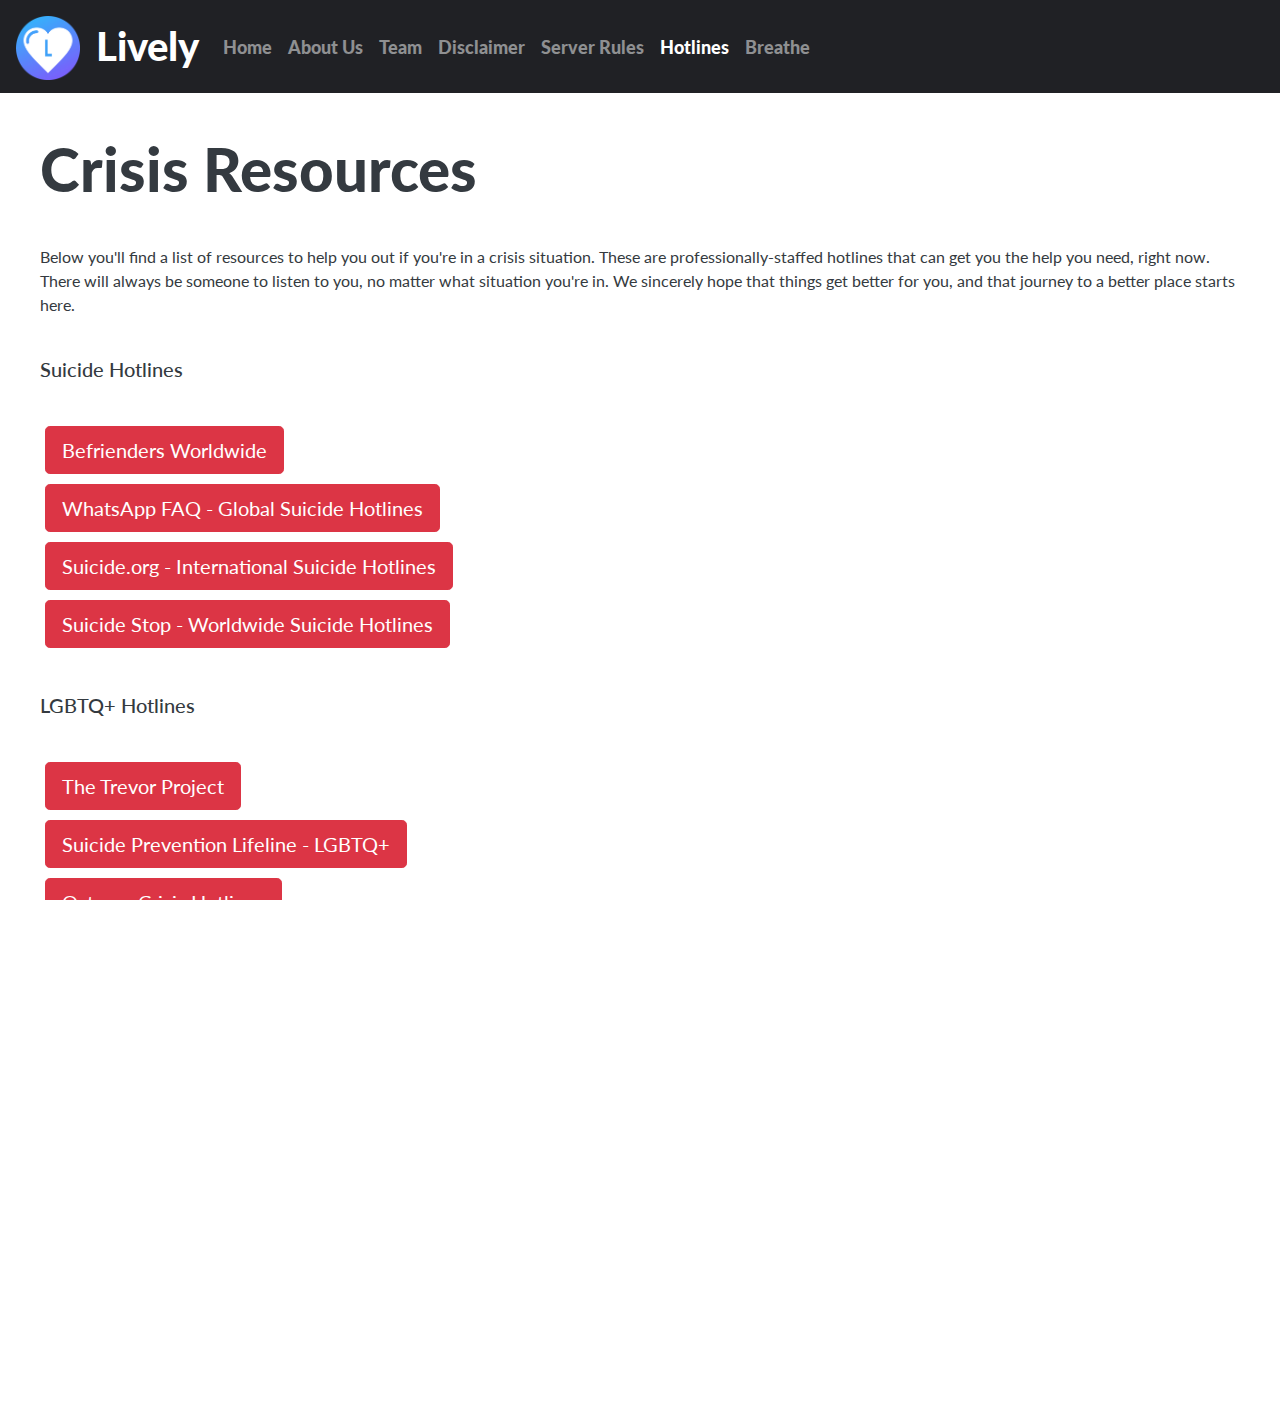
<file: hotlines.html>
<!--
Made with ❤️ and 🐼 by Adrian W (aidswidjaja#2805) under the GPL-3.0 license. © 2020
https://github.com/aidswidjaja
-->

<!doctype html>
<html class="no-js" lang="">

<head>
  <meta charset="utf-8">
  <title>Lively | Hotlines</title>
  <meta name="description" content="The official website for the Lively Discord server.">
  <meta name="author" content="aidswidjaja.github.io">
  <meta name="viewport" content="width=device-width, initial-scale=1, shrink-to-fit=no">

  <link rel="manifest" href="site.webmanifest">
  <link rel="apple-touch-icon" href="con.png">
  <link rel="icon" type="image/png" href="favicon.ico">
  <meta name="theme-color" content="#fafafa">

  <!-- CDN: Bootstrap JQuery, Popper.js | Local: JS, CSS -->
  <script src="https://code.jquery.com/jquery-3.2.1.slim.min.js"
    integrity="sha384-KJ3o2DKtIkvYIK3UENzmM7KCkRr/rE9/Qpg6aAZGJwFDMVNA/GpGFF93hXpG5KkN"
    crossorigin="anonymous"></script>
  <script src="https://cdnjs.cloudflare.com/ajax/libs/popper.js/1.12.9/umd/popper.min.js"
    integrity="sha384-ApNbgh9B+Y1QKtv3Rn7W3mgPxhU9K/ScQsAP7hUibX39j7fakFPskvXusvfa0b4Q"
    crossorigin="anonymous"></script>
  <script src="js/bootstrap.js"></script>
  <link rel="stylesheet" href="css/bootstrap.css">
  <link rel="stylesheet" href="css/index.css">

  <!-- Background Image Randomiser courtesy of Paul Lockett https://paul-lockett.co.uk/randombackground.html REQUIRES JAVASCRIPT AND CSS-->
  <!-- Responsive Background Image courtesy of Jennifer Kyrnin https://www.lifewire.com/responsive-background-images-3467001 REQUIRES CSS3-->

  <script src="js/backgr.js"></script>
  <link rel="stylesheet" href="css/index.css">
  <link rel="stylesheet" href="css/backgr.css">
  <link rel="stylesheet" href="css/social/css/zocial.css">
  <link
    href="https://fonts.googleapis.com/css2?family=Lato:ital,wght@0,300;0,400;0,700;0,900;1,300;1,400;1,700;1,900&display=swap"
    rel="stylesheet">
</head>

<body id="bod">

  <!-- Navbar start -->

  <nav class="navbar navbar-expand-lg navbar-dark" id="topnav">
    <a class="navbar-brand" href="index.html">
      <img src="res/lively.png" width="64" height="64" alt="Lively logo">
    </a>

    <button class="navbar-toggler btn btn-outline-info" type="button" data-toggle="collapse" data-target="#navbarNav"
      aria-controls="navbarNav" aria-expanded="false" aria-label="Toggle navigation">
      Menu
    </button>

    <div class="collapse navbar-collapse" id="navbarNav">
      <div class="navbar-nav">
        <a class="navbar-brand" href="index.html">Lively</a>
        <a id="navcolour" class="nav-item nav-link" href="index.html">Home</a>
        <a id="navcolour" class="nav-item nav-link" href="about.html">About Us</a>
        <a id="navcolour" class="nav-item nav-link" href="team.html">Team</a>
        <a id="navcolour" class="nav-item nav-link" href="disclaimer.html">Disclaimer</a>
        <a id="navcolour" class="nav-item nav-link" href="https://trello.com/b/U3EgslJI/lively-rules"
          target="_blank">Server Rules</a>
        <a id="navcolour" class="nav-item nav-link active" href="#">Hotlines<span class="sr-only">(current)</span></a>
        <a id="navcolour" class="nav-item nav-link" href="breathe.html">Breathe</a>
      </div>
    </div>
  </nav>

  <!-- Navbar end -->


  <h1 class="display-4" id="pagetext">Crisis Resources</h1>
  <p class="content" id="pagetext">Below you'll find a list of resources to help you out if you're in a crisis
    situation. These are professionally-staffed hotlines that can get you the help you need, right now. There will
    always be someone to listen to you, no matter what situation you're in. We sincerely hope that things get better for
    you, and that journey to a better place starts here.</p>
  <h5 id="pagetext">Suicide Hotlines</h5>
  <p id="pagetext">
    <span class="fs-8"><a type="button" class="btn btn-danger btn-lg" id="hotlinelink"
        href="https://www.befrienders.org">Befrienders Worldwide</a><br></span>
    <a type="button" class="btn btn-danger btn-lg" id="hotlinelink"
      href="https://faq.whatsapp.com/en/android/28030010/">WhatsApp FAQ - Global Suicide Hotlines</a><br>
    <a type="button" class="btn btn-danger btn-lg" id="hotlinelink"
      href="http://www.suicide.org/international-suicide-hotlines.html">Suicide.org - International Suicide
      Hotlines</a><br>
    <a type="button" class="btn btn-danger btn-lg" id="hotlinelink"
      href="https://www.suicidestop.com/call_a_hotline.html">Suicide Stop - Worldwide Suicide Hotlines</a><br>
  <h5 id="pagetext">LGBTQ+ Hotlines</h5>
  <p id="pagetext">
    <span class="fs-8"><a type="button" class="btn btn-danger btn-lg" id="hotlinelink"
        href="https://www.thetrevorproject.org/get-help-now/">The Trevor Project</a><br></span>
    <a type="button" class="btn btn-danger btn-lg" id="hotlinelink"
      href="https://suicidepreventionlifeline.org/help-yourself/lgbtq/">Suicide Prevention Lifeline - LGBTQ+</a><br>
    <a type="button" class="btn btn-danger btn-lg" id="hotlinelink" href="https://ostem.org/page/crisis-hotlines">Ostem
      - Crisis Hotlines</a><br>
    <a type="button" class="btn btn-danger btn-lg" id="hotlinelink" href="https://pflag.org/hotlines">PFLAG - Crisis
      Hotlines</a><br>
  <h5 id="pagetext">Global Emergency Numbers - Law Enforcement/Fire/Medical</h5>
  <p id="pagetext">
    <span class="fs-8"><a type="button" class="btn btn-danger btn-lg" id="hotlinelink"
        href="https://www.adducation.info/general-knowledge-travel-and-transport/emergency-numbers/">ADDucation -
        Emergency Numbers List</a><br></span>
    <a type="button" class="btn btn-danger btn-lg" id="hotlinelink"
      href="https://en.wikipedia.org/wiki/List_of_emergency_telephone_numbers">Wikipedia - List of Emergency Telephone
      Numbers</a><br>
  <p class="content" id="pagetext">Please note that we do not help in tickets with crisis situations. If you were placed
    into a Crisis Isolation System, please see the instructions there for regaining access to the server.
  </p>
  <!-- Footer start -->
  <nav class="navbar navbar-dark bg-dark">
    <span class="navbar-brand mb-0" id="copyright">Copyright © Lively 2021<br>Join us at <a
        href="https://discord.gg/A46BgsWgjD" id="copyrightlink">discord.gg/A46BgsWgjD</a></span>
    <div class="socialnav">
      <a href="http://twitter.com/livelydiscord"><img class="social" src="res/social/twitter.png"
          style="height: 50px;"></a>
      <a href="http://instagram.com/livelydiscord"><img class="social" src="res/social/instagram.png"
          style="height: 30px;"></a>
      <a href="https://medium.com/livelydiscord"><img class="social" src="res/social/medium.png"
          style="height: 45px;"></a>
      <a href="https://discord.gg/A46BgsWgjD"><img class="social" src="res/social/discord.svg"
          style="height: 35px;"></a>
    </div>
  </nav>
  <!-- Footer end-->

</body>

</html>
</file>
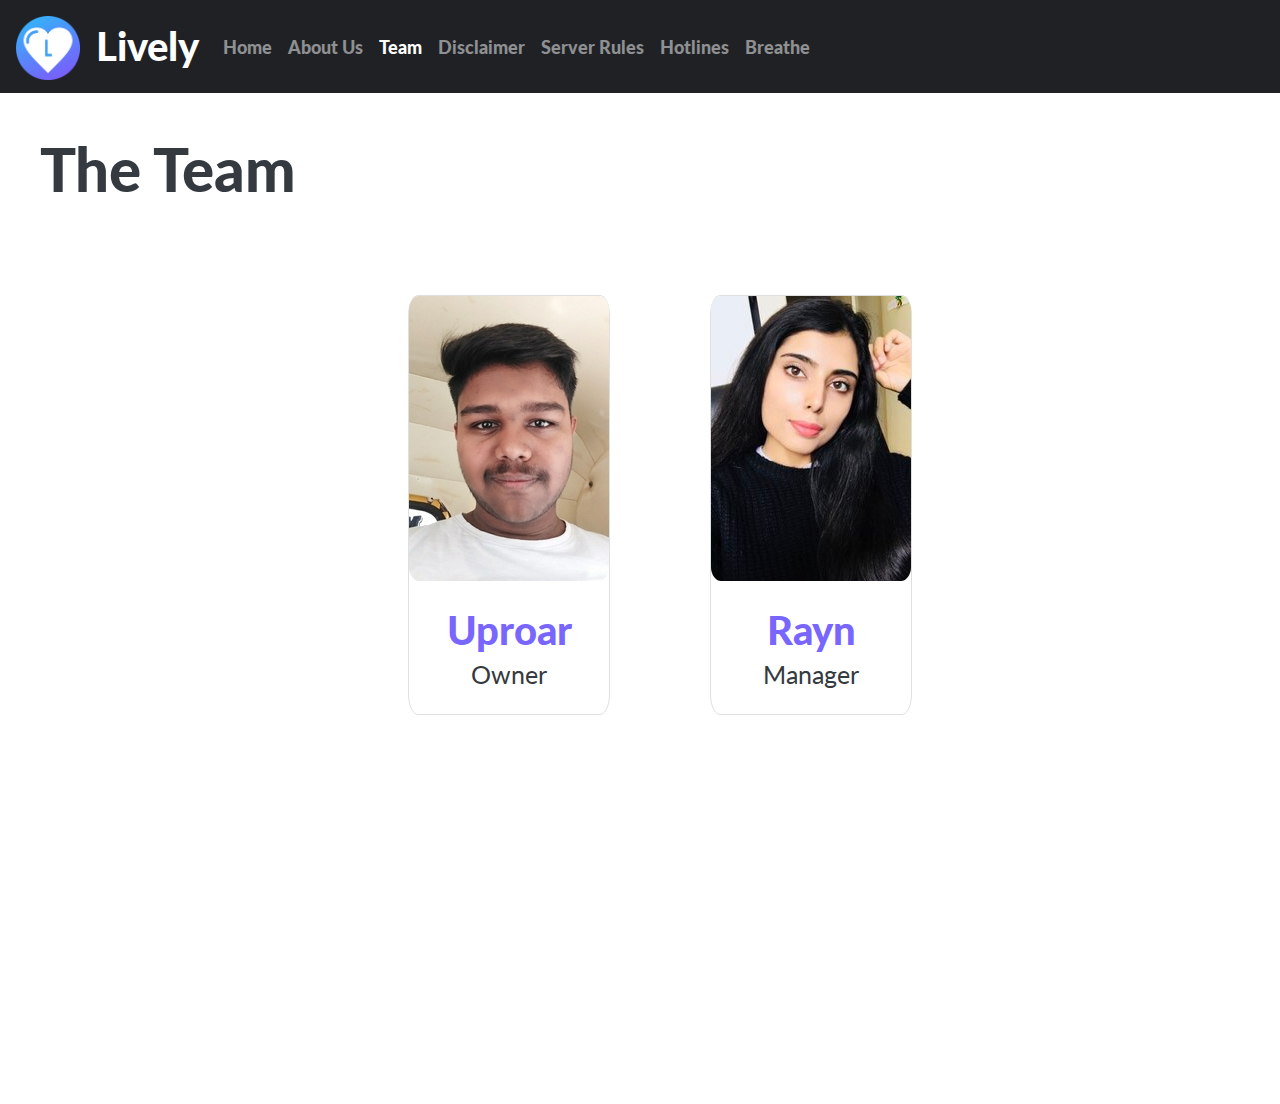
<file: team.html>
<!--
Made with ❤️ and 🐼 by Adrian W (aidswidjaja#2805) under the GPL-3.0 license. © 2020
https://github.com/aidswidjaja
-->

<!doctype html>
<html class="no-js" lang="">

<head>
    <meta charset="utf-8">
    <title>Lively | Team</title>
    <meta name="description" content="The official website for the Lively Discord server.">
    <meta name="author" content="aidswidjaja.github.io">
    <meta name="viewport" content="width=device-width, initial-scale=1, shrink-to-fit=no">

    <link rel="manifest" href="site.webmanifest">
    <link rel="apple-touch-icon" href="icon.png">
    <link rel="icon" type="image/png" href="favicon.ico">
    <meta name="theme-color" content="#fafafa">

    <!-- CDN: Bootstrap JQuery, Popper.js | Local: JS, CSS -->
    <script src="https://code.jquery.com/jquery-3.2.1.slim.min.js"
        integrity="sha384-KJ3o2DKtIkvYIK3UENzmM7KCkRr/rE9/Qpg6aAZGJwFDMVNA/GpGFF93hXpG5KkN"
        crossorigin="anonymous"></script>
    <script src="https://cdnjs.cloudflare.com/ajax/libs/popper.js/1.12.9/umd/popper.min.js"
        integrity="sha384-ApNbgh9B+Y1QKtv3Rn7W3mgPxhU9K/ScQsAP7hUibX39j7fakFPskvXusvfa0b4Q"
        crossorigin="anonymous"></script>
    <script src="js/bootstrap.js"></script>
    <link rel="stylesheet" href="css/bootstrap.css">
    <link rel="stylesheet" href="css/index.css">

    <!-- Background Image Randomiser courtesy of Paul Lockett https://paul-lockett.co.uk/randombackground.html REQUIRES JAVASCRIPT AND CSS-->
    <!-- Responsive Background Image courtesy of Jennifer Kyrnin https://www.lifewire.com/responsive-background-images-3467001 REQUIRES CSS3-->

    <script src="js/backgr.js"></script>
    <link rel="stylesheet" href="css/index.css">
    <link rel="stylesheet" href="css/backgr.css">
    <link rel="stylesheet" href="css/social/css/zocial.css">
    <link
        href="https://fonts.googleapis.com/css2?family=Lato:ital,wght@0,300;0,400;0,700;0,900;1,300;1,400;1,700;1,900&display=swap"
        rel="stylesheet">
</head>

<body id="bod">

    <!-- Navbar start -->

    <nav class="navbar navbar-expand-lg navbar-dark" id="topnav">
        <a class="navbar-brand" href="index.html  ">
            <img src="res/lively.png" width="64" height="64" alt="Lively logo">
        </a>

        <button class="navbar-toggler btn btn-outline-info" type="button" data-toggle="collapse"
            data-target="#navbarNav" aria-controls="navbarNav" aria-expanded="false" aria-label="Toggle navigation">
            Menu
        </button>

        <div class="collapse navbar-collapse" id="navbarNav">
            <div class="navbar-nav">
                <a class="navbar-brand" href="index.html">Lively</a>
                <a id="navcolour" class="nav-item nav-link" href="index.html">Home</a>
                <a id="navcolour" class="nav-item nav-link" href="about.html">About Us</a>
                <a id="navcolour" class="nav-item nav-link active" href="#">Team<span
                        class="sr-only">(current)</span></a>
                <a id="navcolour" class="nav-item nav-link" href="disclaimer.html">Disclaimer</a>
                <a id="navcolour" class="nav-item nav-link" href="https://trello.com/b/U3EgslJI/lively-rules"
                    target="_blank">Server Rules</a>
                <a id="navcolour" class="nav-item nav-link" href="hotlines.html">Hotlines</a>
                <a id="navcolour" class="nav-item nav-link" href="breathe.html">Breathe</a>
            </div>
        </div>
    </nav>

    <!-- Navbar end -->

    <!--[if IE]>
    <p class="browserupgrade">You are using an <strong>outdated</strong> browser. Please <a href="https://browsehappy.com/">upgrade your browser</a> to improve your experience and security.</p>
  <![endif]-->

    <div id="page">
        <h1 class="display-4" id="pagetext">The Team</h1>
        <ul class="d-flex flex-wrap justify-content-center team">
            <li class="team-flex-item">
                <div class="card cardteam">
                    <img class="teamimg" src="res/team/uproar.jpg">
                    <div class="card-body">
                        <h5 class="display-4 teamtext"><a class="teambio" href="https://dsc.bio/uproar"
                                target="_blank">Uproar</a></h5>
                        <h6 class="display-6 teamrole">Owner</h6>
            </li>
            <li class="team-flex-item">
                <div class="card cardteam">
                    <img class="teamimg" src="res/team/rayn.jpg">
                    <div class="card-body">
                        <h5 class="display-4 teamtext"><a class="teambio" href="https://dsc.bio/raynnie"
                                target="_blank">Rayn</a></h5>
                        <h6 class="display-6 teamrole">Manager</h6>
            </li>
        </ul>
    </div>
    </div>


    <!-- Footer start -->
    <nav class="navbar navbar-dark bg-dark">
        <span class="navbar-brand mb-0" id="copyright">Copyright © Lively 2021<br>Join us at <a
                href="https://discord.gg/A46BgsWgjD" id="copyrightlink">discord.gg/A46BgsWgjD</a></span>
        <div class="socialnav">
            <a href="http://twitter.com/livelydiscord"><img class="social" src="res/social/twitter.png"
                    style="height: 50px;"></a>
            <a href="http://instagram.com/livelydiscord"><img class="social" src="res/social/instagram.png"
                    style="height: 30px;"></a>
            <a href="https://medium.com/livelydiscord"><img class="social" src="res/social/medium.png"
                    style="height: 45px;"></a>
            <a href="https://discord.gg/A46BgsWgjD"><img class="social" src="res/social/discord.svg"
                    style="height: 35px;"></a>
        </div>
    </nav>
    <!-- Footer end-->
</body>

</html>
</file>
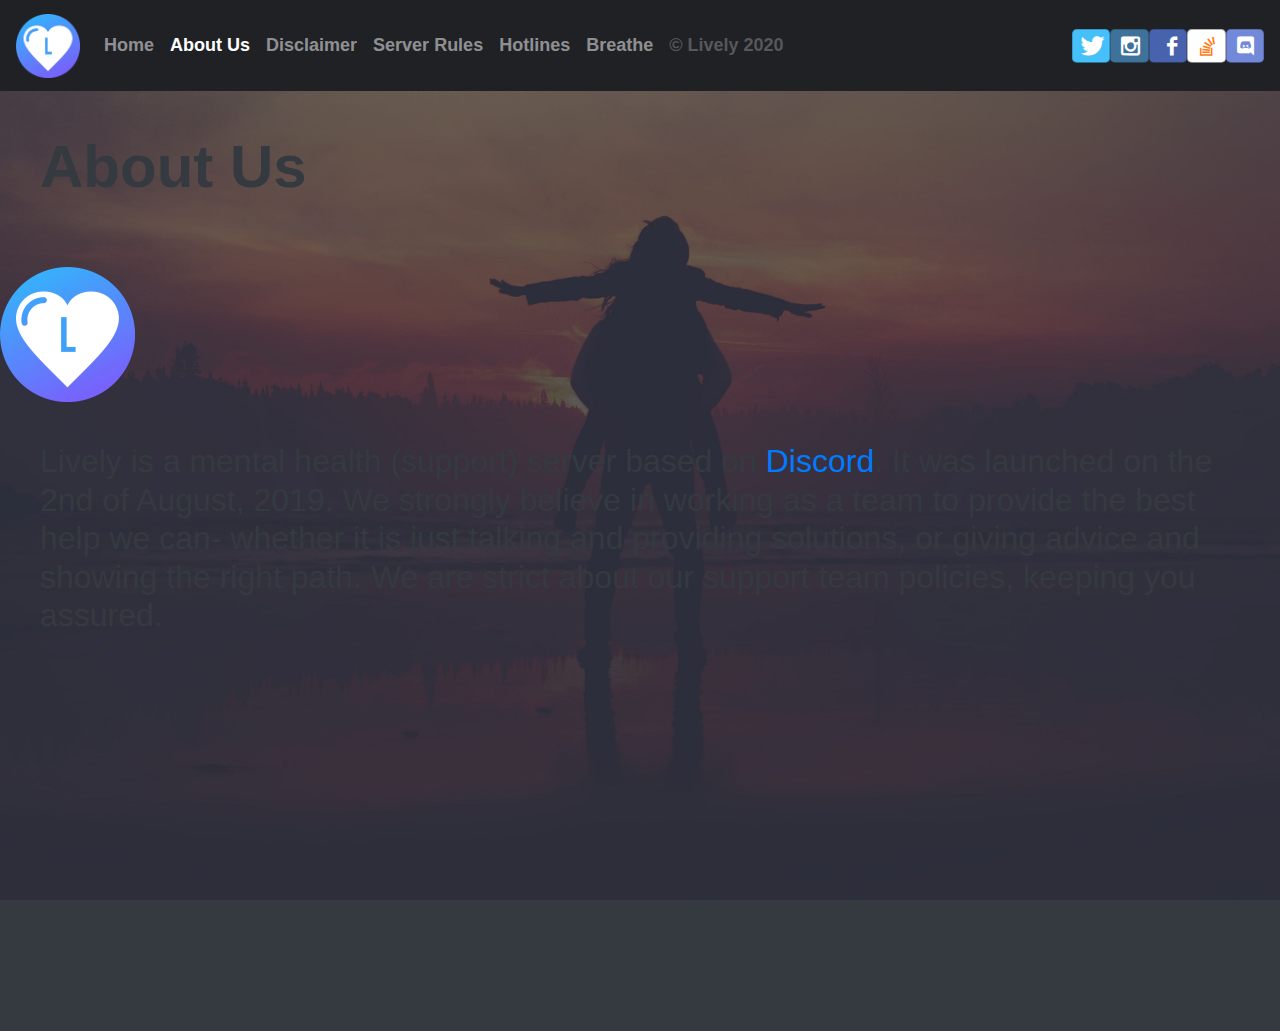
<file: pages/about.html>
<!--
Made with ❤️ and 🐼 by Adrian W (aidswidjaja#2805) under the GPL-3.0 license. © 2020
https://github.com/aidswidjaja
-->

<!doctype html>
<html class="no-js" lang="">

<head>
  <meta charset="utf-8">
  <title>Lively | About Us</title>
  <meta name="description" content="">
  <meta name="viewport" content="width=device-width, initial-scale=1, shrink-to-fit=no">

  <link rel="manifest" href="site.webmanifest">
  <link rel="apple-touch-icon" href="../icon.png">
  <link rel="icon" type="image/png" href="../favicon.ico">
  <meta name="theme-color" content="#fafafa">

  <!-- CDN: Bootstrap JQuery, Popper.js | Local: JS, CSS -->
  <script src="https://code.jquery.com/jquery-3.2.1.slim.min.js"
    integrity="sha384-KJ3o2DKtIkvYIK3UENzmM7KCkRr/rE9/Qpg6aAZGJwFDMVNA/GpGFF93hXpG5KkN"
    crossorigin="anonymous"></script>
  <script src="https://cdnjs.cloudflare.com/ajax/libs/popper.js/1.12.9/umd/popper.min.js"
    integrity="sha384-ApNbgh9B+Y1QKtv3Rn7W3mgPxhU9K/ScQsAP7hUibX39j7fakFPskvXusvfa0b4Q"
    crossorigin="anonymous"></script>
  <script src="../js/bootstrap.js"></script>
  <link rel="stylesheet" href="../css/bootstrap.css">
  <link rel="stylesheet" href="../css/index.css">

  <!-- Background Image Randomiser courtesy of Paul Lockett https://paul-lockett.co.uk/randombackground.html REQUIRES JAVASCRIPT AND CSS-->
  <!-- Responsive Background Image courtesy of Jennifer Kyrnin https://www.lifewire.com/responsive-background-images-3467001 REQUIRES CSS3-->

  <script src="../js/backgr.js"></script>
  <link rel="stylesheet" href="../css/index.css">
  <link rel="stylesheet" href="../css/backgr.css">
  <link rel="stylesheet" href="../css/social/css/zocial.css">


</head>

<body id="bod" onload="backgr()">

  <!-- Navbar -->

  <nav class="navbar navbar-expand-lg navbar-dark" id="topnav">
    <a class="navbar-brand" href="../index.html"> 
      <img src="../res/lively.png" width="64" height="64" alt="Lively logo">
    </a>

    <button class="navbar-toggler btn btn-outline-info" type="button" data-toggle="collapse" data-target="#navbarNav" aria-controls="navbarNav" aria-expanded="false" aria-label="Toggle navigation">
      Menu
    </button>

    <div class="collapse navbar-collapse" id="navbarNav">
      <div class="navbar-nav">
        <a id="navcolour" class="nav-item nav-link" href="../index.html">Home</a>
        <a id="navcolour" class="nav-item nav-link active" href="#">About Us<span class="sr-only">(current)</span></a>
        <a id="navcolour" class="nav-item nav-link" href="../pages/disclaimer.html">Disclaimer</a>
        <a id="navcolour" class="nav-item nav-link" href="https://trello.com/b/U3EgslJI/lively-rules">Server Rules</a>
        <a id="navcolour" class="nav-item nav-link" href="../pages/hotlines.html">Hotlines</a>
        <a id="navcolour" class="nav-item nav-link" href="../pages/breathe.html">Breathe</a>
        <p id="navcolour" class="nav-item nav-link disabled" style="float: right;">© Lively 2020</p>
        <a href="http://twitter.com/livelydiscord" class="zocial twitter icon d-lg-none"></a>
        <a href="http://instagram.com/livelydiscord" class="zocial instagram icon d-lg-none"></a>
        <a href="https://www.facebook.com/livelydiscord" class="zocial facebook icon d-lg-none"></a>
        <a href="https://medium.com/livelydiscord" class="zocial stackoverflow icon d-lg-none"></a>
        <a href="https://discord.gg/hv7u9bT" class="zocial discordapp icon d-lg-none"></a>
      </div>
    </div>
    <a href="http://twitter.com/livelydiscord" class="zocial twitter icon d-none d-lg-inline"></a>
    <a href="http://instagram.com/livelydiscord" class="zocial instagram icon d-none d-lg-inline"></a>
    <a href="https://www.facebook.com/livelydiscord" class="zocial facebook icon d-none d-lg-inline"></a>
    <a href="https://medium.com/livelydiscord" class="zocial stackoverflow icon d-none d-lg-inline"></a>
    <a href="https://discord.gg/hv7u9bT" class="zocial discordapp icon d-none d-lg-inline"></a>

  </nav>

  <!--[if IE]>
    <p class="browserupgrade">You are using an <strong>outdated</strong> browser. Please <a href="https://browsehappy.com/">upgrade your browser</a> to improve your experience and security.</p>
  <![endif]-->
 
  <div class="d-none d-lg-block" id="page">
    <h1 class="display-4" id="pagetext">About Us</h1>
    <br>
    <img src="../res/lively.png" alt="Lively logo" style="height: 15vh;">
    <h2 class="content" id="pagetext">Lively is a mental health (support) server based on <a href="https://discordapp.com">Discord</a>.
        It was launched on the 2nd of August, 2019. We strongly believe in working as a team to provide the best help we can- 
        whether it is just talking and providing solutions, or giving advice and showing the right path. 
        We are strict about our support team policies, keeping you assured.
    </h2>
  </div>

  <div class="d-lg-none" id="pagemobile">
    <h1 class="display-4" id="pagetext">About Us</h1>
    <img src="../res/lively.png" alt="Lively logo" style="height: 15vh; margin: auto;">
    <h6 class="content" id="pagetext">Lively is a mental health (support) server based on <a href="https://discordapp.com">Discord</a>.
      It was launched on the 2nd of August, 2019. We strongly believe in working as a team to provide the best help we can- 
      whether it is just talking and providing solutions, or giving advice and showing the right path. 
      We are strict about our support team policies, keeping you assured.</h6> <!-- fix this weird grey stuff man -->
</div>



  <!-- Google Analytics: change UA-XXXXX-Y to be your site's ID.
  <script>
    window.ga = function () { ga.q.push(arguments) }; ga.q = []; ga.l = +new Date;
    ga('create', 'UA-XXXXX-Y', 'auto'); ga('set','transport','beacon'); ga('send', 'pageview')
  </script>
  <script src="https://www.google-analytics.com/analytics.js" async></script> -->
</body>

</html>
</file>
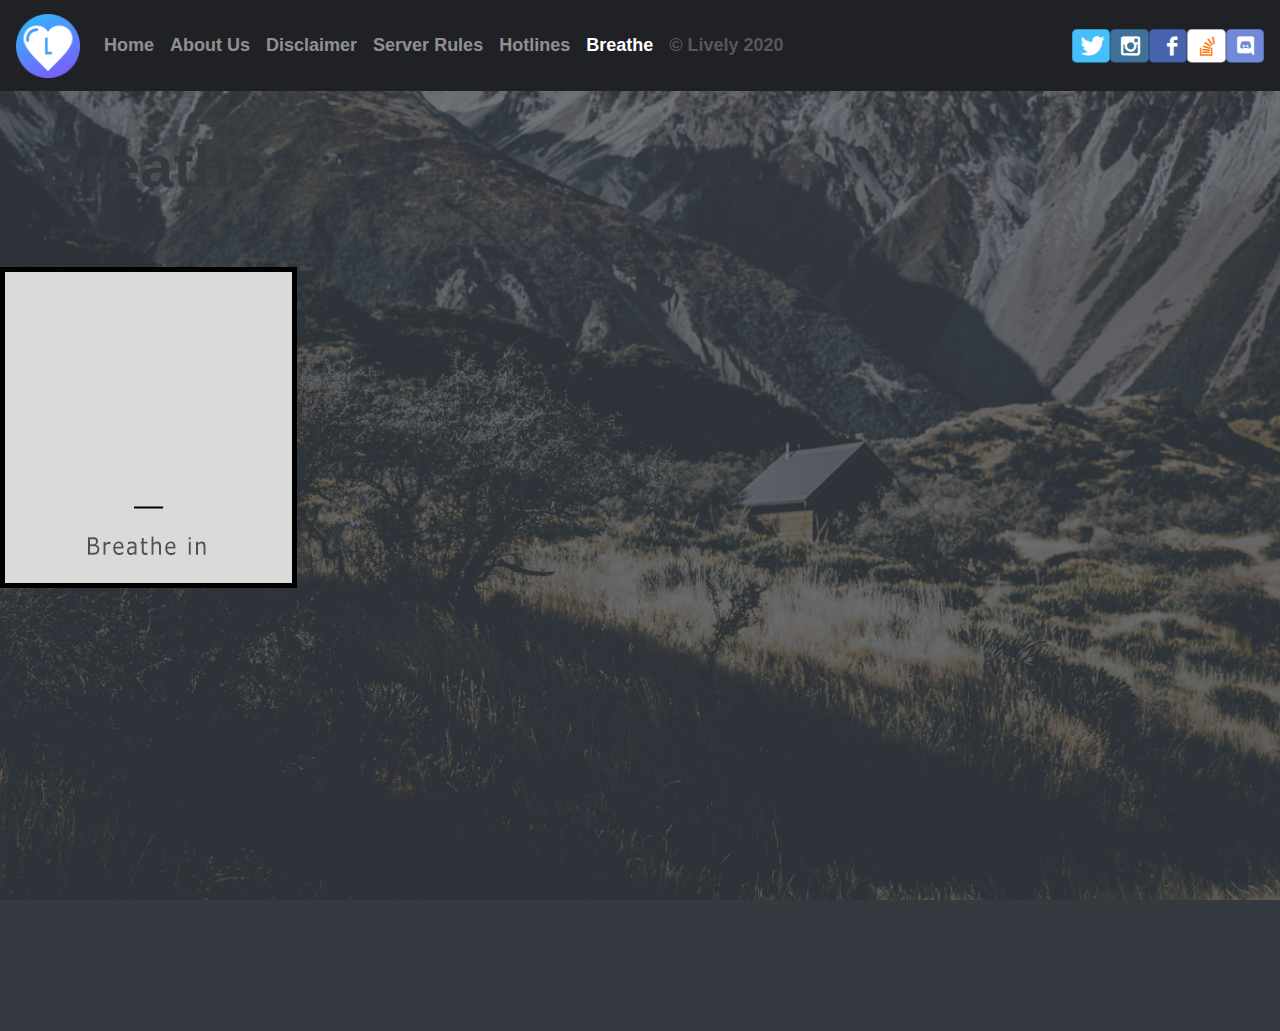
<file: pages/breathe.html>
<!--
Made with ❤️ and 🐼 by Adrian W (aidswidjaja#2805) under the GPL-3.0 license. © 2020
https://github.com/aidswidjaja
-->

<!doctype html>
<html class="no-js" lang="">

<head>
  <meta charset="utf-8">
  <title>Lively | Breathe</title>
  <meta name="description" content="">
  <meta name="viewport" content="width=device-width, initial-scale=1, shrink-to-fit=no">

  <link rel="manifest" href="site.webmanifest">
  <link rel="apple-touch-icon" href="../icon.png">
  <link rel="icon" type="image/png" href="../favicon.ico">
  <meta name="theme-color" content="#fafafa">

  <!-- CDN: Bootstrap JQuery, Popper.js | Local: JS, CSS -->
  <script src="https://code.jquery.com/jquery-3.2.1.slim.min.js"
    integrity="sha384-KJ3o2DKtIkvYIK3UENzmM7KCkRr/rE9/Qpg6aAZGJwFDMVNA/GpGFF93hXpG5KkN"
    crossorigin="anonymous"></script>
  <script src="https://cdnjs.cloudflare.com/ajax/libs/popper.js/1.12.9/umd/popper.min.js"
    integrity="sha384-ApNbgh9B+Y1QKtv3Rn7W3mgPxhU9K/ScQsAP7hUibX39j7fakFPskvXusvfa0b4Q"
    crossorigin="anonymous"></script>
  <script src="../js/bootstrap.js"></script>
  <link rel="stylesheet" href="../css/bootstrap.css">
  <link rel="stylesheet" href="../css/index.css">

  <!-- Background Image Randomiser courtesy of Paul Lockett https://paul-lockett.co.uk/randombackground.html REQUIRES JAVASCRIPT AND CSS-->
  <!-- Responsive Background Image courtesy of Jennifer Kyrnin https://www.lifewire.com/responsive-background-images-3467001 REQUIRES CSS3-->

  <script src="../js/backgr.js"></script>
  <link rel="stylesheet" href="../css/index.css">
  <link rel="stylesheet" href="../css/backgr.css">
  <link rel="stylesheet" href="../css/social/css/zocial.css">


</head>

<body id="bod" onload="backgr()">

  <!-- Navbar -->

  <nav class="navbar navbar-expand-lg navbar-dark" id="topnav">
    <a class="navbar-brand" href="../index.html"> 
    <img src="../res/lively.png" width="64" height="64" alt="Lively logo">
    </a>

    <button class="navbar-toggler btn btn-outline-info" type="button" data-toggle="collapse" data-target="#navbarNav" aria-controls="navbarNav" aria-expanded="false" aria-label="Toggle navigation">
      Menu
    </button>

    <div class="collapse navbar-collapse" id="navbarNav">
      <div class="navbar-nav">
        <a id="navcolour" class="nav-item nav-link" href="../index.html">Home</a>
        <a id="navcolour" class="nav-item nav-link" href="../pages/about.html">About Us</a>
        <a id="navcolour" class="nav-item nav-link" href="../pages/disclaimer.html">Disclaimer</a>
        <a id="navcolour" class="nav-item nav-link" href="https://trello.com/b/U3EgslJI/lively-rules">Server Rules</a>
        <a id="navcolour" class="nav-item nav-link" href="../pages/hotlines.html">Hotlines</a>
        <a id="navcolour" class="nav-item nav-link active" href="#">Breathe<span class="sr-only">(current)</span></a>
        <p id="navcolour" class="nav-item nav-link disabled" style="float: right;">© Lively 2020</p>
        <a href="http://twitter.com/livelydiscord" class="zocial twitter icon d-lg-none"></a>
        <a href="http://instagram.com/livelydiscord" class="zocial instagram icon d-lg-none"></a>
        <a href="https://www.facebook.com/livelydiscord" class="zocial facebook icon d-lg-none"></a>
        <a href="https://medium.com/livelydiscord" class="zocial stackoverflow icon d-lg-none"></a>
        <a href="https://discord.gg/hv7u9bT" class="zocial discordapp icon d-lg-none"></a>
      </div>
    </div>
    <a href="http://twitter.com/livelydiscord" class="zocial twitter icon d-none d-lg-inline"></a>
    <a href="http://instagram.com/livelydiscord" class="zocial instagram icon d-none d-lg-inline"></a>
    <a href="https://www.facebook.com/livelydiscord" class="zocial facebook icon d-none d-lg-inline"></a>
    <a href="https://medium.com/livelydiscord" class="zocial stackoverflow icon d-none d-lg-inline"></a>
    <a href="https://discord.gg/hv7u9bT" class="zocial discordapp icon d-none d-lg-inline"></a>

  </nav>

  <!--[if IE]>
    <p class="browserupgrade">You are using an <strong>outdated</strong> browser. Please <a href="https://browsehappy.com/">upgrade your browser</a> to improve your experience and security.</p>
  <![endif]-->

  <div id="page">
    <h1 class="display-4" id="pagetext">Breathe</h1><span><br></span>
    <img src="../res/breathe.gif" alt="Breathing animation" style="border:5px solid black">
  </div>



  <!-- Google Analytics: change UA-XXXXX-Y to be your site's ID.
  <script>
    window.ga = function () { ga.q.push(arguments) }; ga.q = []; ga.l = +new Date;
    ga('create', 'UA-XXXXX-Y', 'auto'); ga('set','transport','beacon'); ga('send', 'pageview')
  </script>
  <script src="https://www.google-analytics.com/analytics.js" async></script> -->
</body>

</html>
</file>
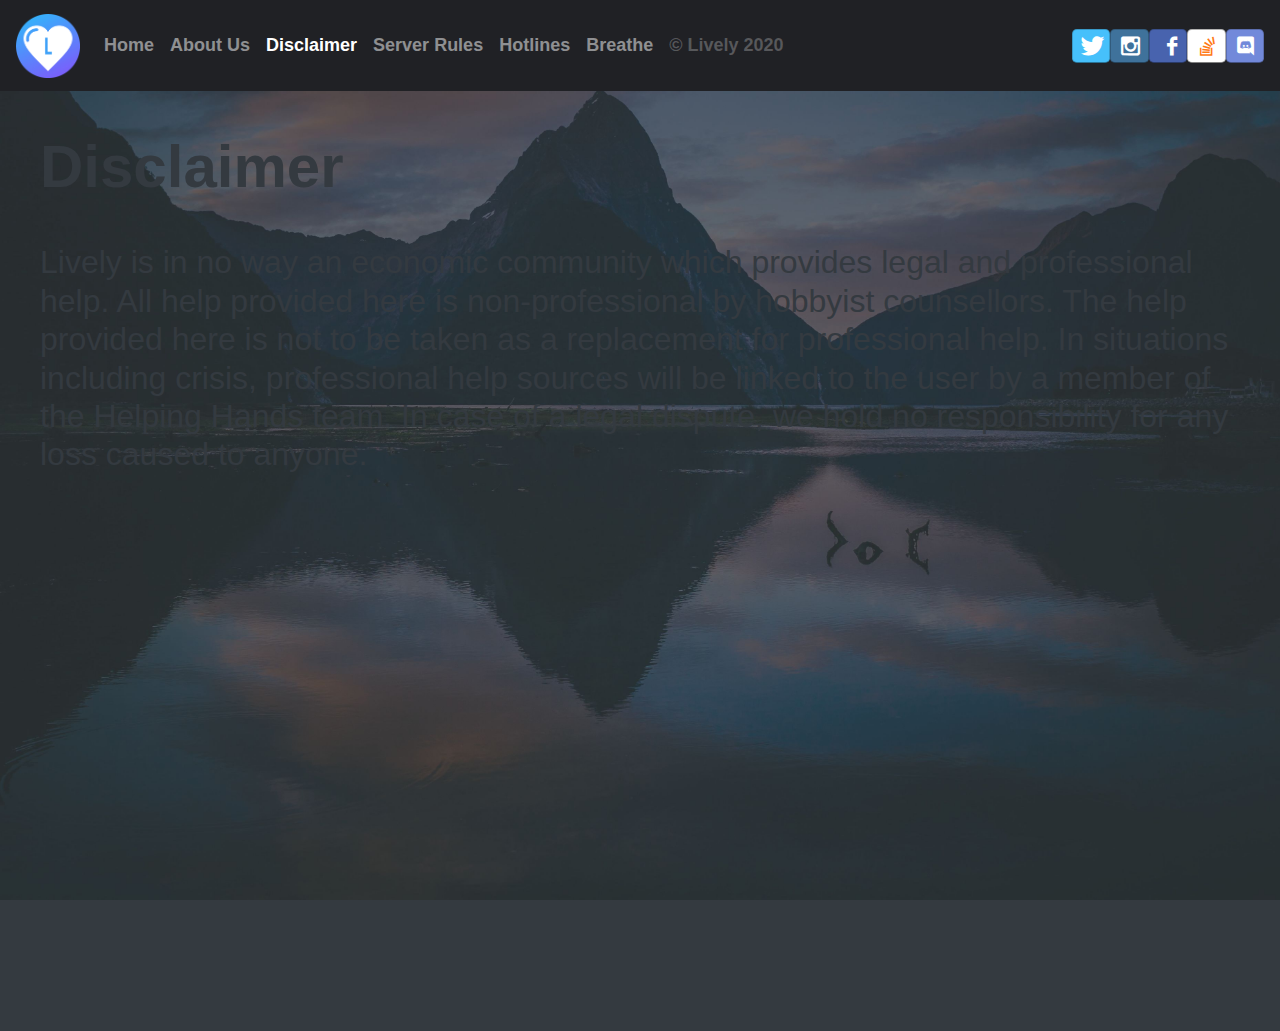
<file: pages/disclaimer.html>
<!--
Made with ❤️ and 🐼 by Adrian W (aidswidjaja#2805) under the GPL-3.0 license. © 2020
https://github.com/aidswidjaja
-->

<!doctype html>
<html class="no-js" lang="">

<head>
  <meta charset="utf-8">
  <title>Lively | Disclaimer</title>
  <meta name="description" content="">
  <meta name="viewport" content="width=device-width, initial-scale=1, shrink-to-fit=no">

  <link rel="manifest" href="site.webmanifest">
  <link rel="apple-touch-icon" href="../icon.png">
  <link rel="icon" type="image/png" href="../favicon.ico">
  <meta name="theme-color" content="#fafafa">

  <!-- CDN: Bootstrap JQuery, Popper.js | Local: JS, CSS -->
  <script src="https://code.jquery.com/jquery-3.2.1.slim.min.js"
    integrity="sha384-KJ3o2DKtIkvYIK3UENzmM7KCkRr/rE9/Qpg6aAZGJwFDMVNA/GpGFF93hXpG5KkN"
    crossorigin="anonymous"></script>
  <script src="https://cdnjs.cloudflare.com/ajax/libs/popper.js/1.12.9/umd/popper.min.js"
    integrity="sha384-ApNbgh9B+Y1QKtv3Rn7W3mgPxhU9K/ScQsAP7hUibX39j7fakFPskvXusvfa0b4Q"
    crossorigin="anonymous"></script>
  <script src="../js/bootstrap.js"></script>
  <link rel="stylesheet" href="../css/bootstrap.css">
  <link rel="stylesheet" href="../css/index.css">

  <!-- Background Image Randomiser courtesy of Paul Lockett https://paul-lockett.co.uk/randombackground.html REQUIRES JAVASCRIPT AND CSS-->
  <!-- Responsive Background Image courtesy of Jennifer Kyrnin https://www.lifewire.com/responsive-background-images-3467001 REQUIRES CSS3-->

  <script src="../js/backgr.js"></script>
  <link rel="stylesheet" href="../css/index.css">
  <link rel="stylesheet" href="../css/backgr.css">
  <link rel="stylesheet" href="../css/social/css/zocial.css">

</head>

<body id="bod" onload="backgr()">

  <!-- Navbar -->

  <nav class="navbar navbar-expand-lg navbar-dark" id="topnav">
    <a class="navbar-brand" href="../index.html">
      <img src="../res/lively.png" width="64" height="64" alt="Lively logo">
    </a>

    <button class="navbar-toggler btn btn-outline-info" type="button" data-toggle="collapse" data-target="#navbarNav" aria-controls="navbarNav" aria-expanded="false" aria-label="Toggle navigation">
      Menu
    </button>

    <div class="collapse navbar-collapse" id="navbarNav">
      <div class="navbar-nav">
        <a id="navcolour" class="nav-item nav-link" href="../index.html">Home</a>
        <a id="navcolour" class="nav-item nav-link" href="../pages/about.html">About Us</a>
        <a id="navcolour" class="nav-item nav-link active" href="#">Disclaimer<span class="sr-only">(current)</span></a>
        <a id="navcolour" class="nav-item nav-link" href="https://trello.com/b/U3EgslJI/lively-rules">Server Rules</a>
        <a id="navcolour" class="nav-item nav-link" href="../pages/hotlines.html">Hotlines</a>
        <a id="navcolour" class="nav-item nav-link" href="../pages/breathe.html">Breathe</a>
        <p id="navcolour" class="nav-item nav-link disabled" style="float: right;">© Lively 2020</p>
        <a href="http://twitter.com/livelydiscord" class="zocial twitter icon d-lg-none"></a>
        <a href="http://instagram.com/livelydiscord" class="zocial instagram icon d-lg-none"></a>
        <a href="https://www.facebook.com/livelydiscord" class="zocial facebook icon d-lg-none"></a>
        <a href="https://medium.com/livelydiscord" class="zocial stackoverflow icon d-lg-none"></a>
        <a href="https://discord.gg/hv7u9bT" class="zocial discordapp icon d-lg-none"></a>
      </div>
    </div>
    <a href="http://twitter.com/livelydiscord" class="zocial twitter icon d-none d-lg-inline"></a>
    <a href="http://instagram.com/livelydiscord" class="zocial instagram icon d-none d-lg-inline"></a>
    <a href="https://www.facebook.com/livelydiscord" class="zocial facebook icon d-none d-lg-inline"></a>
    <a href="https://medium.com/livelydiscord" class="zocial stackoverflow icon d-none d-lg-inline"></a>
    <a href="https://discord.gg/hv7u9bT" class="zocial discordapp icon d-none d-lg-inline"></a>

  </nav>

  <!--[if IE]>
    <p class="browserupgrade">You are using an <strong>outdated</strong> browser. Please <a href="https://browsehappy.com/">upgrade your browser</a> to improve your experience and security.</p>
  <![endif]-->

  <div id="page">  <!-- on screens less wide than lg breakpoint (as defined by Bootstrap), hide the splash div-->
    <h1 class="display-4" id="pagetext">Disclaimer</h1>
    <h2 class="content" id="pagetext">Lively is in no way an economic community which provides legal and professional help.
        All help provided here is non-professional by hobbyist counsellors.
        The help provided here is not to be taken as a replacement for professional help.
        In situations including crisis, professional help sources will be linked to the user by a member of the Helping Hands team.
        In case of a legal dispute, we hold no responsibility for any loss caused to anyone.
    </h2>
  </div>



  <!-- Google Analytics: change UA-XXXXX-Y to be your site's ID.
  <script>
    window.ga = function () { ga.q.push(arguments) }; ga.q = []; ga.l = +new Date;
    ga('create', 'UA-XXXXX-Y', 'auto'); ga('set','transport','beacon'); ga('send', 'pageview')
  </script>
  <script src="https://www.google-analytics.com/analytics.js" async></script> -->
</body>

</html>
</file>
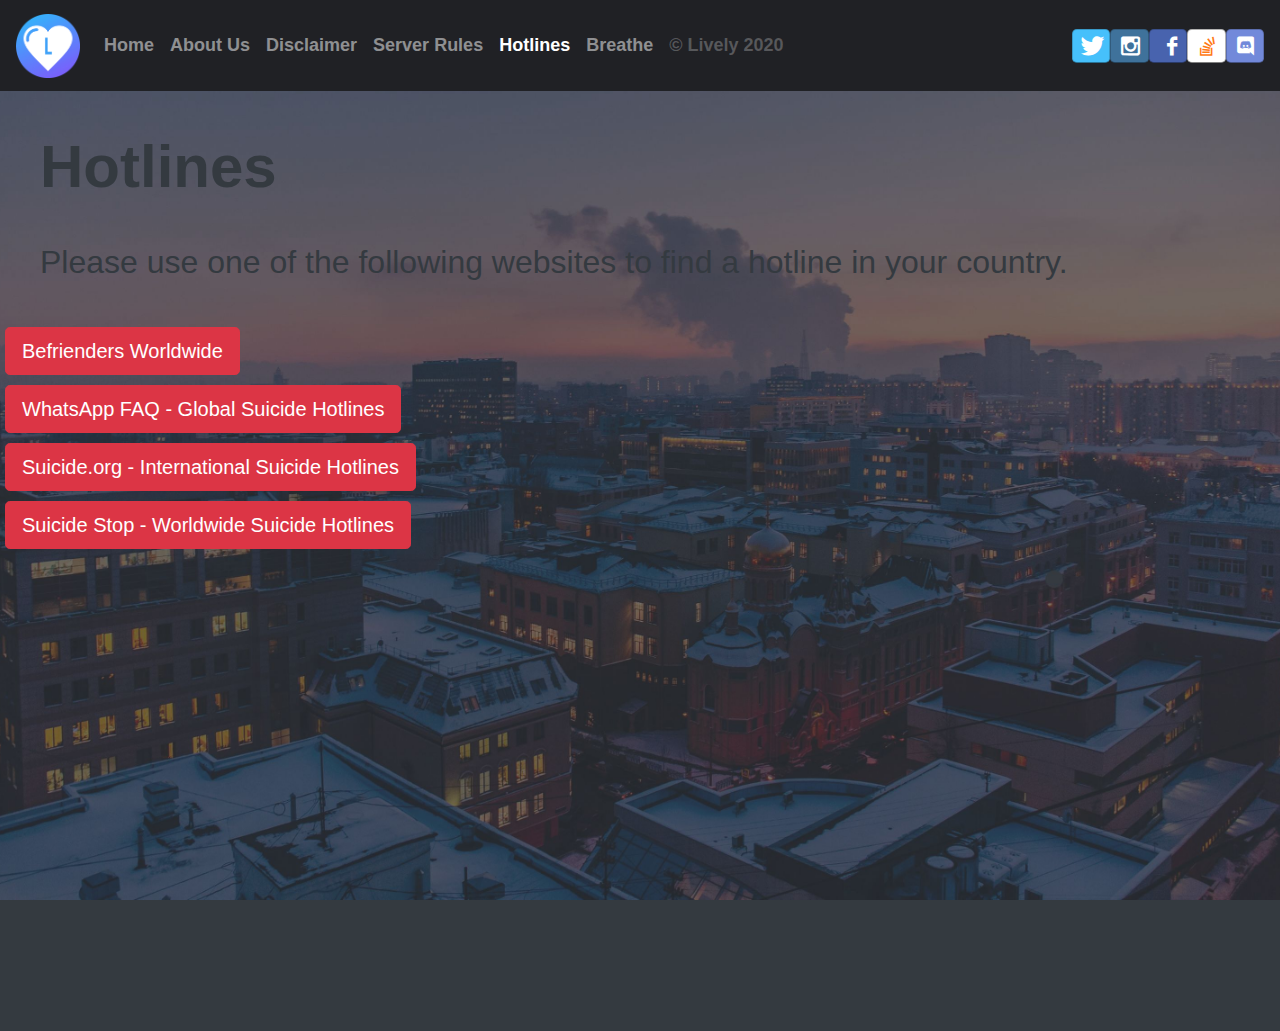
<file: pages/hotlines.html>
<!--
Made with ❤️ and 🐼 by Adrian W (aidswidjaja#2805) under the GPL-3.0 license. © 2020
https://github.com/aidswidjaja
-->

<!doctype html>
<html class="no-js" lang="">

<head>
  <meta charset="utf-8">
  <title>Lively | Hotlines</title>
  <meta name="description" content="">
  <meta name="viewport" content="width=device-width, initial-scale=1, shrink-to-fit=no">

  <link rel="manifest" href="site.webmanifest">
  <link rel="apple-touch-icon" href="../icon.png">
  <link rel="icon" type="image/png" href="../favicon.ico">
  <meta name="theme-color" content="#fafafa">

  <!-- CDN: Bootstrap JQuery, Popper.js | Local: JS, CSS -->
  <script src="https://code.jquery.com/jquery-3.2.1.slim.min.js"
    integrity="sha384-KJ3o2DKtIkvYIK3UENzmM7KCkRr/rE9/Qpg6aAZGJwFDMVNA/GpGFF93hXpG5KkN"
    crossorigin="anonymous"></script>
  <script src="https://cdnjs.cloudflare.com/ajax/libs/popper.js/1.12.9/umd/popper.min.js"
    integrity="sha384-ApNbgh9B+Y1QKtv3Rn7W3mgPxhU9K/ScQsAP7hUibX39j7fakFPskvXusvfa0b4Q"
    crossorigin="anonymous"></script>
  <script src="../js/bootstrap.js"></script>
  <link rel="stylesheet" href="../css/bootstrap.css">
  <link rel="stylesheet" href="../css/index.css">

  <!-- Background Image Randomiser courtesy of Paul Lockett https://paul-lockett.co.uk/randombackground.html REQUIRES JAVASCRIPT AND CSS-->
  <!-- Responsive Background Image courtesy of Jennifer Kyrnin https://www.lifewire.com/responsive-background-images-3467001 REQUIRES CSS3-->

  <script src="../js/backgr.js"></script>
  <link rel="stylesheet" href="../css/index.css">
  <link rel="stylesheet" href="../css/backgr.css">
  <link rel="stylesheet" href="../css/social/css/zocial.css">


</head>

<body id="bod" onload="backgr()">

  <!-- Navbar -->

  <nav class="navbar navbar-expand-lg navbar-dark" id="topnav">
    <a class="navbar-brand" href="../index.html"> 
      <img src="../res/lively.png" width="64" height="64" alt="Lively logo">
    </a>

    <button class="navbar-toggler btn btn-outline-info" type="button" data-toggle="collapse" data-target="#navbarNav" aria-controls="navbarNav" aria-expanded="false" aria-label="Toggle navigation">
      Menu
    </button>

    <div class="collapse navbar-collapse" id="navbarNav">
      <div class="navbar-nav">
        <a id="navcolour" class="nav-item nav-link" href="../index.html">Home</a>
        <a id="navcolour" class="nav-item nav-link" href="../pages/about.html">About Us</a>
        <a id="navcolour" class="nav-item nav-link" href="../pages/disclaimer.html">Disclaimer</a>
        <a id="navcolour" class="nav-item nav-link" href="https://trello.com/b/U3EgslJI/lively-rules">Server Rules</a>
        <a id="navcolour" class="nav-item nav-link active" href="#">Hotlines<span class="sr-only">(current)</span></a>
        <a id="navcolour" class="nav-item nav-link" href="../pages/breathe.html">Breathe</a>
        <p id="navcolour" class="nav-item nav-link disabled" style="float: right;">© Lively 2020</p>
        <a href="http://twitter.com/livelydiscord" class="zocial twitter icon d-lg-none"></a>
        <a href="http://instagram.com/livelydiscord" class="zocial instagram icon d-lg-none"></a>
        <a href="https://www.facebook.com/livelydiscord" class="zocial facebook icon d-lg-none"></a>
        <a href="https://medium.com/livelydiscord" class="zocial stackoverflow icon d-lg-none"></a>
        <a href="https://discord.gg/hv7u9bT" class="zocial discordapp icon d-lg-none"></a>
      </div>
    </div>
    <a href="http://twitter.com/livelydiscord" class="zocial twitter icon d-none d-lg-inline"></a>
    <a href="http://instagram.com/livelydiscord" class="zocial instagram icon d-none d-lg-inline"></a>
    <a href="https://www.facebook.com/livelydiscord" class="zocial facebook icon d-none d-lg-inline"></a>
    <a href="https://medium.com/livelydiscord" class="zocial stackoverflow icon d-none d-lg-inline"></a>
    <a href="https://discord.gg/hv7u9bT" class="zocial discordapp icon d-none d-lg-inline"></a>

  </nav>
  <!--[if IE]>
    <p class="browserupgrade">You are using an <strong>outdated</strong> browser. Please <a href="https://browsehappy.com/">upgrade your browser</a> to improve your experience and security.</p>
  <![endif]-->

  <div id="page">
    <h1 class="display-4" id="pagetext">Hotlines</h1>
    <h2 class="content" id="pagetext">Please use one of the following websites to find a hotline in your country.</h2>
    <span class="fs-8"><a type="button" class="btn btn-danger btn-lg" id="hotlinelink" href="https://www.befrienders.org">Befrienders Worldwide</a><br></span>
    <a type="button" class="btn btn-danger btn-lg" id="hotlinelink" href="https://faq.whatsapp.com/en/android/28030010/">WhatsApp FAQ - Global Suicide Hotlines</a><br>
    <a type="button" class="btn btn-danger btn-lg" id="hotlinelink" href="http://www.suicide.org/international-suicide-hotlines.html">Suicide.org - International Suicide Hotlines</a><br>
    <a type="button" class="btn btn-danger btn-lg" id="hotlinelink" href="https://www.suicidestop.com/call_a_hotline.html">Suicide Stop - Worldwide Suicide Hotlines</a><br>

  </div>

  <!-- Google Analytics: change UA-XXXXX-Y to be your site's ID.
  <script>
    window.ga = function () { ga.q.push(arguments) }; ga.q = []; ga.l = +new Date;
    ga('create', 'UA-XXXXX-Y', 'auto'); ga('set','transport','beacon'); ga('send', 'pageview')
  </script>
  <script src="https://www.google-analytics.com/analytics.js" async></script> -->
</body>

</html>
</file>
<file: css/index.css>
/*
Made with ❤️ and 🐼 by Adrian W (aidswidjaja#2805) under the GPL-3.0 license. © 2020
https://github.com/aidswidjaja
*/

/* Primary */

html, body {
    margin: 0;
    padding: 0;
    height: 100vh; /* height will resize when address bar disappears - this appears to be a fixed behaviour in Chrome 80 that was released 7 Feb 2020 | maintains compatibility for Chrome for Android scrolling: see https://developers.google.com/web/updates/2016/12/url-bar-resizing */
    overflow-y: scroll; /* see https://stackoverflow.com/a/49278385/6299634 */
    color: #343A40;
    font-family: 'Lato', sans-serif;
}

html {
    overflow: hidden;
}

body {
    overflow: auto;
    -webkit-overflow-scrolling: touch;
}

.navbar {
    background-color: #202125;
    font-weight: 900;
}

.navbar-brand {
    font-size: 40px;
}

.nav-item {
    font-size: 18px;
    padding-top: 23px;
}

.bg {
    background-position: center center;
	background-repeat: no-repeat;
    background-attachment: fixed;
    -webkit-background-size: cover;
    -moz-background-size: cover;
    -o-background-size: cover;
    background-size: cover;
    background-color: #343A40;
}

.content {
    padding:0;
}

.divcontent {
    padding: 100px;
}

/* Text */

h1, .display-4 {
    font-weight: 900;
    font-size: 60px;
    text-align: left;
}

.display-6 {
    font-weight: normal;
    font-size: 30px;
    text-align: left;
}

.bannerh1 {
    font-weight: 900;
    font-size: 45px;
    text-align: left;
}

.aboutflex {
    font-size: 50px;
    top: 0;
    bottom: 0;
}

/* Splash */

#splash {
    min-height: 100%;
    width: 100%;
    display: flex;
    flex-direction: column;
    align-items: center; 
    justify-content: center;
    text-align: center;
    overflow: hidden;
}

#splashmobile {
    height: 100vh; /* maintains compatibility with mobile devices with address bars */
    width: 100%; /* maintains compatibility with Navbar and desktop scroll bars */
    text-align: left;
}

#splashmobiletext {
    text-align: left;
    color: #343A40
}

#splashbutton {
    margin: 0 auto;
    text-align: center;
}

#splashtext {
    text-align: center;
    color: #343A40
}

#page {
    min-height: 100vh;
    min-width: 100%;
}

#pagemobile {
    min-height: 100vh; /* maintains compatibility with mobile devices with address bars */
    min-width: 100%; /* maintains compatibility with Navbar and desktop scroll bars */
}

#pagetext {
    color: #343A40;
    margin: 40px;
}

#hotlinelink {
    margin: 5px;
}

/* Cards */

.card-title {
    font-weight: 900;
}

.card {
    margin-bottom: 10px;
}

.cardteam {
    border-radius: 5%;
}

.teamdiv {
    margin: 0px;
}

.btn-index {
    background-color: #7866ff;
    color: #ffffff;
    font-weight: 900;
}

.btn-index:hover {
    background-color: #a296fa;
    color: #ffffff;
    font-weight: 900;
}

.btn-dangerindex {
    font-weight: 900;
}

/* Flex */
/* https://css-tricks.com/almanac/properties/f/flex-wrap/ */

.wrap {
    -webkit-flex-wrap: wrap;
    flex-wrap: wrap;
    width: 100px;
    text-align: center;
}

.flex-container {
  display: -webkit-box;
  display: -moz-box;
  display: -ms-flexbox;
  display: -moz-flex;
  display: -webkit-flex;
  display: flex;
  -ms-box-orient: horizontal;
  list-style: none;
}

.teamimg {
    width: 200px;
    height: 285px;
    margin: 50;
    border-radius: 5%;
}

.teamtext {
    color: #343A40;
    text-align: center;
    margin: 5px;
    font-size: 40px;
}

.teamrole {
    color: #343A40;
    text-align: center;
    margin: 5px;
    font-size: 25px;
}

.flex-item {
    margin: 100px;
}

.team-flex-item {
    margin: 50px;
}

/* Misc */

.indexheader {
    font-weight: 900;
    font-size: 70px;
    color: #000;
}

.indexlead {
    font-size: 20px;
    color: #000;
}

.indextextoof {
    margin-top: 300px;
}

.indexcontainer {
    margin-top: 50px;
    padding: 75px;
}

@media (max-width:480px)  { 
    .indexcontainer {
        margin-top: 50px;
        padding: 15px;
    }
}

.indexrow {
    width: auto;
}

.indexjumbo {
    height: auto;
    background-position: center center;
    background-repeat: no-repeat;
    background-size: cover;
}

.indexjumbooof {
    height: auto;
    background-position: center center;
    background-repeat: no-repeat;
    background-size: cover;
    min-height: 1280px;
}

#oof {
    color: #000;
    margin: 25px;
}

.socialnav {
    padding: 0;
}

#copyright {
    color:#807F80;
    font-size: 15px;
}

#copyrightlink {
   color: #a296fa;
}

.aboutbanner {
    background-color: #F6F6F6;
    margin: 0;
}

.livelypurple {
    color: #7866ff;
}

.rotatopotato {
    transform: rotate(180deg);
}

.aboutready {
    font-size: 30px;
    text-align: center;
}

.joinbtn {
    background-color: #43B581;
    color: #ffffff;
    font-weight: 900;
    display: inline;
    text-align: center;
}

.team {
    list-style-type: none;
}

.teambio {
    color: #7866ff;
}

.teambio:hover {
    color: #7866ff;
    filter: brightness(75%);
}
</file>
<file: css/backgr.css>
/* BACKGROUNDS */

/*
https://codepen.io/theiwaz/pen/vybjc
See issue #2 and #12 on GitHub (aidswidjaja/Lively)
Android/Chromium bugs: https://issuetracker.google.com/issues/36908439, https://bugs.chromium.org/p/chromium/issues/detail?id=344338

and the solution used here:
https://css-tricks.com/forums/topic/full-page-backgrounds-on-ios-background-size-cover/page/2/#post-134002

Also see: https://bugs.chromium.org/p/chromium/issues/detail?id=175502, https://bugs.webkit.org/show_bug.cgi?id=153852

REMINDER: Use `../res/filenamehere.jpg` as this stylesheet is stored within the `css` directory,
and the filepath is relative to the current directory. See README (Development Notes) for more information.
*/

/* Custom CSS can be applied to different background images below. */

.bg1 { 
    background-image: url(../res/ichi.jpg) !important;
}
.bg2 {
    background-image: url(../res/ni.jpg) !important; 
}
.bg3 {
    background-image: url(../res/san.jpg) !important;  
}
.bg4 {
    background-image: url(../res/yon.jpg) !important;  
}
.bg5 {
    background-image: url(../res/go.jpg) !important;  
}
.bg6 {
    background-image: url(../res/roku.jpg) !important;  
}
.bg7 {
    background-image: url(../res/nana.jpg) !important; 
}
.bg8 {
    background-image: url(../res/hachi.jpg) !important;
}
.bg9 {
    background-image: url(../res/kyuu.jpg) !important;
}
.bg10 {
    background-image: url(../res/juu.jpg) !important;
}
.bg11 {
    background-image: url(../res/juu-ichi.jpg) !important;  
}
.bg12 {
    background-image: url(../res/juu-ni.jpg) !important;
}
.bg13 {
    background-image: url(../res/juu-san.jpg) !important;
}
.bg14 {
    background-image: url(../res/juu-yon.jpg) !important;
}
</file>
<file: css/social/css/zocial.css>
@charset "UTF-8";

/*!
	Zocial Butons
	http://zocial.smcllns.com
	by Sam Collins (@smcllns)
	License: http://opensource.org/licenses/mit-license.php

	You are free to use and modify, as long as you keep this license comment intact or link back to zocial.smcllns.com on your site.

  The GitLab logo is derived from https://gitlab.com/gitlab-com/gitlab-artwork/blob/a3aaa39c184e49bb3a0ba0d8be74718b3d5b887b/logo/logo-square.svg which is released under CC BY-NC-SA 4.0.
*/


/* Button structure */

.zocial,
a.zocial {
	border: 1px solid #777;
	border-color: rgba(0,0,0,0.2);
	border-bottom-color: #333;
	border-bottom-color: rgba(0,0,0,0.4);
	color: #fff;
	/* -moz-box-shadow: inset 0 0.08em 0 rgba(255,255,255,0.4), inset 0 0 0.1em rgba(255,255,255,0.9);
	-webkit-box-shadow: inset 0 0.08em 0 rgba(255,255,255,0.4), inset 0 0 0.1em rgba(255,255,255,0.9);
	box-shadow: inset 0 0.08em 0 rgba(255,255,255,0.4), inset 0 0 0.1em rgba(255,255,255,0.9); */
	cursor: pointer;
	display: inline-block;
	font: bold 100%/2.1 "Lucida Grande", Tahoma, sans-serif;
	padding: 0 .95em 0 0;
	text-align: center;
	text-decoration: none;
	/* text-shadow: 0 1px 0 rgba(0,0,0,0.5); */
	white-space: nowrap;
	vertical-align: middle;

	-moz-user-select: none;
	-webkit-user-select: none;
	user-select: none;

	position: relative;

	-moz-border-radius: .3em;
	-webkit-border-radius: .3em;
	border-radius: .3em;
}

.zocial:before {
	content: "";
	border-right: 0.075em solid rgba(0,0,0,0.1);
	float: left;
	font: 120%/1.65 zocial;
	font-style: normal;
	font-weight: normal;
	margin: 0 0.5em 0 0;
	padding: 0 0.5em;
	text-align: center;
	text-decoration: none;
	text-transform: none;

	/* -moz-box-shadow: 0.075em 0 0 rgba(255,255,255,0.25);
	-webkit-box-shadow: 0.075em 0 0 rgba(255,255,255,0.25);
	box-shadow: 0.075em 0 0 rgba(255,255,255,0.25); */

	-moz-font-smoothing: antialiased;
	-moz-osx-font-smoothing: grayscale;
	-webkit-font-smoothing: antialiased;
	font-smoothing: antialiased;
}

.zocial:active {
	outline: none; /* outline is visible on :focus */
}

.zocial:hover,
.zocial:focus {
	color: #fff;
}

/* Buttons can be displayed as standalone icons by adding a class of "icon" */

.zocial.icon {
	overflow: hidden;
	max-width: 2.4em;
	padding-left: 0;
	padding-right: 0;
	max-height: 2.15em;
	white-space: nowrap;
}
.zocial.icon:before {
	padding: 0;
	width: 2em;
	height: 2em;

	box-shadow: none;
	border: none;
}

/* Gradients */

/* 

.zocial {
	background-image: -moz-linear-gradient(rgba(255,255,255,.1), rgba(255,255,255,.05) 49%, rgba(0,0,0,.05) 51%, rgba(0,0,0,.1));
	background-image: -ms-linear-gradient(rgba(255,255,255,.1), rgba(255,255,255,.05) 49%, rgba(0,0,0,.05) 51%, rgba(0,0,0,.1));
	background-image: -o-linear-gradient(rgba(255,255,255,.1), rgba(255,255,255,.05) 49%, rgba(0,0,0,.05) 51%, rgba(0,0,0,.1));
	background-image: -webkit-gradient(linear, left top, left bottom, from(rgba(255,255,255,.1)), color-stop(49%, rgba(255,255,255,.05)), color-stop(51%, rgba(0,0,0,.05)), to(rgba(0,0,0,.1)));
	background-image: -webkit-linear-gradient(rgba(255,255,255,.1), rgba(255,255,255,.05) 49%, rgba(0,0,0,.05) 51%, rgba(0,0,0,.1));
	background-image: linear-gradient(rgba(255,255,255,.1), rgba(255,255,255,.05) 49%, rgba(0,0,0,.05) 51%, rgba(0,0,0,.1));
}

.zocial:hover, .zocial:focus {
	background-image: -moz-linear-gradient(rgba(255,255,255,.15) 49%, rgba(0,0,0,.1) 51%, rgba(0,0,0,.15));
	background-image: -ms-linear-gradient(rgba(255,255,255,.15) 49%, rgba(0,0,0,.1) 51%, rgba(0,0,0,.15));
	background-image: -o-linear-gradient(rgba(255,255,255,.15) 49%, rgba(0,0,0,.1) 51%, rgba(0,0,0,.15));
	background-image: -webkit-gradient(linear, left top, left bottom, from(rgba(255,255,255,.15)), color-stop(49%, rgba(255,255,255,.15)), color-stop(51%, rgba(0,0,0,.1)), to(rgba(0,0,0,.15)));
	background-image: -webkit-linear-gradient(rgba(255,255,255,.15) 49%, rgba(0,0,0,.1) 51%, rgba(0,0,0,.15));
	background-image: linear-gradient(rgba(255,255,255,.15) 49%, rgba(0,0,0,.1) 51%, rgba(0,0,0,.15));
}

.zocial:active {
	background-image: -moz-linear-gradient(bottom, rgba(255,255,255,.1), rgba(255,255,255,0) 30%, transparent 50%, rgba(0,0,0,.1));
	background-image: -ms-linear-gradient(bottom, rgba(255,255,255,.1), rgba(255,255,255,0) 30%, transparent 50%, rgba(0,0,0,.1));
	background-image: -o-linear-gradient(bottom, rgba(255,255,255,.1), rgba(255,255,255,0) 30%, transparent 50%, rgba(0,0,0,.1));
	background-image: -webkit-gradient(linear, left top, left bottom, from(rgba(255,255,255,.1)), color-stop(30%, rgba(255,255,255,0)), color-stop(50%, transparent), to(rgba(0,0,0,.1)));
	background-image: -webkit-linear-gradient(bottom, rgba(255,255,255,.1), rgba(255,255,255,0) 30%, transparent 50%, rgba(0,0,0,.1));
	background-image: linear-gradient(bottom, rgba(255,255,255,.1), rgba(255,255,255,0) 30%, transparent 50%, rgba(0,0,0,.1));
} 

*/

/* Adjustments for light background buttons */

.zocial.acrobat,
.zocial.bitcoin,
.zocial.cloudapp,
.zocial.dropbox,
.zocial.email,
.zocial.eventful,
.zocial.github,
.zocial.gitlab,
.zocial.gmail,
.zocial.instapaper,
.zocial.itunes,
.zocial.ninetyninedesigns,
.zocial.openid,
.zocial.plancast,
.zocial.pocket,
.zocial.posterous,
.zocial.reddit,
.zocial.secondary,
.zocial.stackoverflow,
.zocial.viadeo,
.zocial.weibo,
.zocial.wikipedia,
.zocial.www {
	border: 1px solid #aaa;
	border-color: rgba(0,0,0,0.3);
	border-bottom-color: #777;
	border-bottom-color: rgba(0,0,0,0.5);
	-moz-box-shadow: inset 0 0.08em 0 rgba(255,255,255,0.7), inset 0 0 0.08em rgba(255,255,255,0.5);
	-webkit-box-shadow: inset 0 0.08em 0 rgba(255,255,255,0.7), inset 0 0 0.08em rgba(255,255,255,0.5);
	box-shadow: inset 0 0.08em 0 rgba(255,255,255,0.7), inset 0 0 0.08em rgba(255,255,255,0.5);
	text-shadow: 0 1px 0 rgba(255,255,255,0.8);
}

/* :hover adjustments for light background buttons */

.zocial.acrobat:focus,
.zocial.acrobat:hover,
.zocial.bitcoin:focus,
.zocial.bitcoin:hover,
.zocial.dropbox:focus,
.zocial.dropbox:hover,
.zocial.email:focus,
.zocial.email:hover,
.zocial.eventful:focus,
.zocial.eventful:hover,
.zocial.github:focus,
.zocial.github:hover,
.zocial.gitlab:focus,
.zocial.gitlab:hover,
.zocial.gmail:focus,
.zocial.gmail:hover,
.zocial.instapaper:focus,
.zocial.instapaper:hover,
.zocial.itunes:focus,
.zocial.itunes:hover,
.zocial.ninetyninedesigns:focus,
.zocial.ninetyninedesigns:hover,
.zocial.openid:focus,
.zocial.openid:hover,
.zocial.plancast:focus,
.zocial.plancast:hover,
.zocial.pocket:focus,
.zocial.pocket:hover,
.zocial.posterous:focus,
.zocial.posterous:hover,
.zocial.reddit:focus,
.zocial.reddit:hover,
.zocial.secondary:focus,
.zocial.secondary:hover,
.zocial.stackoverflow:focus,
.zocial.stackoverflow:hover,
.zocial.twitter:focus,
.zocial.viadeo:focus,
.zocial.viadeo:hover,
.zocial.weibo:focus,
.zocial.weibo:hover,
.zocial.wikipedia:focus,
.zocial.wikipedia:hover,
.zocial.www:focus,
.zocial.www:hover,
.zocial.houzz:focus,
.zocial.houzz:hover,
.zocial.pandora:focus,
.zocial.pandora:hover {
	background-image: -webkit-gradient(linear, left top, left bottom, from(rgba(255,255,255,0.5)), color-stop(49%, rgba(255,255,255,0.2)), color-stop(51%, rgba(0,0,0,0.05)), to(rgba(0,0,0,0.15)));
	background-image: -moz-linear-gradient(top, rgba(255,255,255,0.5), rgba(255,255,255,0.2) 49%, rgba(0,0,0,0.05) 51%, rgba(0,0,0,0.15));
	background-image: -webkit-linear-gradient(top, rgba(255,255,255,0.5), rgba(255,255,255,0.2) 49%, rgba(0,0,0,0.05) 51%, rgba(0,0,0,0.15));
	background-image: -o-linear-gradient(top, rgba(255,255,255,0.5), rgba(255,255,255,0.2) 49%, rgba(0,0,0,0.05) 51%, rgba(0,0,0,0.15));
	background-image: -ms-linear-gradient(top, rgba(255,255,255,0.5), rgba(255,255,255,0.2) 49%, rgba(0,0,0,0.05) 51%, rgba(0,0,0,0.15));
	background-image: linear-gradient(top, rgba(255,255,255,0.5), rgba(255,255,255,0.2) 49%, rgba(0,0,0,0.05) 51%, rgba(0,0,0,0.15));
}

.zocial.gitlab:focus,
.zocial.gitlab:hover {
  color: #d3371e;
}

/* :active adjustments for light background buttons */

.zocial.acrobat:active,
.zocial.askfm:active,
.zocial.bitcoin:active,
.zocial.dropbox:active,
.zocial.email:active,
.zocial.eventful:active,
.zocial.github:active,
.zocial.gitlab:active,
.zocial.gmail:active,
.zocial.instapaper:active,
.zocial.itunes:active,
.zocial.ninetyninedesigns:active,
.zocial.openid:active,
.zocial.plancast:active,
.zocial.pocket:active,
.zocial.posterous:active,
.zocial.reddit:active,
.zocial.secondary:active,
.zocial.stackoverflow:active,
.zocial.viadeo:active,
.zocial.weibo:active,
.zocial.wikipedia:active,
.zocial.www:active {
	background-image: -webkit-gradient(linear, left top, left bottom, from(rgba(255,255,255,0)), color-stop(30%, rgba(255,255,255,0)), color-stop(50%, rgba(0,0,0,0)), to(rgba(0,0,0,0.1)));
	background-image: -moz-linear-gradient(bottom, rgba(255,255,255,0), rgba(255,255,255,0) 30%, rgba(0,0,0,0) 50%, rgba(0,0,0,0.1));
	background-image: -webkit-linear-gradient(bottom, rgba(255,255,255,0), rgba(255,255,255,0) 30%, rgba(0,0,0,0) 50%, rgba(0,0,0,0.1));
	background-image: -o-linear-gradient(bottom, rgba(255,255,255,0), rgba(255,255,255,0) 30%, rgba(0,0,0,0) 50%, rgba(0,0,0,0.1));
	background-image: -ms-linear-gradient(bottom, rgba(255,255,255,0), rgba(255,255,255,0) 30%, rgba(0,0,0,0) 50%, rgba(0,0,0,0.1));
	background-image: linear-gradient(bottom, rgba(255,255,255,0), rgba(255,255,255,0) 30%, rgba(0,0,0,0) 50%, rgba(0,0,0,0.1));
}

/* Button icon */
.zocial.acrobat:before { content: "\f100"; }
.zocial.amazon:before { content: "\f101"; }
.zocial.android:before { content: "\f102"; }
.zocial.angellist:before { content: "\f103"; }
.zocial.aol:before { content: "\f104"; }
.zocial.appnet:before { content: "\f105"; }
.zocial.appstore:before { content: "\f106"; }
.zocial.askfm:before { content: "\f107"; }
.zocial.betaseries:before { content: "\f108"; }
.zocial.bitbucket:before { content: "\f109"; }
.zocial.bitcoin:before { content: "\f10a"; }
.zocial.blogger:before { content: "\f10b"; }
.zocial.buffer:before { content: "\f10c"; }
.zocial.cal:before { content: "\f10d"; }
.zocial.call:before { content: "\f10e"; }
.zocial.cart:before { content: "\f10f"; }
.zocial.chrome:before { content: "\f110"; }
.zocial.cloudapp:before { content: "\f111"; }
.zocial.creativecommons:before { content: "\f112"; }
.zocial.delicious:before { content: "\f113"; }
.zocial.deviantart:before { content: "\f114"; }
.zocial.digg:before { content: "\f115"; }
.zocial.discordapp:before { content: "\f116"; }
.zocial.disqus:before { content: "\f117"; }
.zocial.dribbble:before { content: "\f118"; }
.zocial.dropbox:before { content: "\f119"; }
.zocial.drupal:before { content: "\f11a"; }
.zocial.dwolla:before { content: "\f11b"; }
.zocial.email:before { content: "\f11c"; }
.zocial.eventasaurus:before { content: "\f11d"; }
.zocial.eventbrite:before { content: "\f11e"; }
.zocial.eventful:before { content: "\f11f"; }
.zocial.evernote:before { content: "\f120"; }
.zocial.facebook:before { content: "\f121"; }
.zocial.fivehundredpx:before { content: "\f122"; }
.zocial.flattr:before { content: "\f123"; }
.zocial.flickr:before { content: "\f124"; }
.zocial.forrst:before { content: "\f125"; }
.zocial.foursquare:before { content: "\f126"; }
.zocial.github:before { content: "\f127"; }
.zocial.gitlab:before { content: "\f128"; }
.zocial.gmail:before { content: "\f129"; }
.zocial.google:before { content: "\f12a"; }
.zocial.googleplay:before { content: "\f12b"; }
.zocial.googleplus:before { content: "\f12c"; }
.zocial.gowalla:before { content: "\f12d"; }
.zocial.grooveshark:before { content: "\f12e"; }
.zocial.guest:before { content: "\f12f"; }
.zocial.houzz:before { content: "\f130"; }
.zocial.html5:before { content: "\f131"; }
.zocial.ie:before { content: "\f132"; }
.zocial.instagram:before { content: "\f133"; }
.zocial.instapaper:before { content: "\f134"; }
.zocial.intensedebate:before { content: "\f135"; }
.zocial.itunes:before { content: "\f136"; }
.zocial.joinme:before { content: "\f137"; }
.zocial.klout:before { content: "\f138"; }
.zocial.lanyrd:before { content: "\f139"; }
.zocial.lastfm:before { content: "\f13a"; }
.zocial.lego:before { content: "\f13b"; }
.zocial.linkedin:before { content: "\f13c"; }
.zocial.lkdto:before { content: "\f13d"; }
.zocial.logmein:before { content: "\f13e"; }
.zocial.macstore:before { content: "\f13f"; }
.zocial.meetup:before { content: "\f140"; }
.zocial.messenger:before { content: "\f16f"; }
.zocial.myspace:before { content: "\f141"; }
.zocial.ninetyninedesigns:before { content: "\f142"; }
.zocial.openid:before { content: "\f143"; }
.zocial.opentable:before { content: "\f144"; }
.zocial.pandora:before { content: "\f16e"; }
.zocial.paypal:before { content: "\f145"; }
.zocial.persona:before { content: "\f146"; }
.zocial.pinboard:before { content: "\f147"; }
.zocial.pinterest:before { content: "\f148"; }
.zocial.plancast:before { content: "\f149"; }
.zocial.plurk:before { content: "\f14a"; }
.zocial.pocket:before { content: "\f14b"; }
.zocial.podcast:before { content: "\f14c"; }
.zocial.posterous:before { content: "\f14d"; }
.zocial.print:before { content: "\f14e"; }
.zocial.quora:before { content: "\f14f"; }
.zocial.reddit:before { content: "\f150"; }
.zocial.rss:before { content: "\f151"; }
.zocial.scribd:before { content: "\f152"; }
.zocial.skype:before { content: "\f153"; }
.zocial.slack:before { content: "\f154"; }
.zocial.smashing:before { content: "\f155"; }
.zocial.songkick:before { content: "\f156"; }
.zocial.soundcloud:before { content: "\f157"; }
.zocial.spotify:before { content: "\f158"; }
.zocial.stackoverflow:before { content: "\f159"; }
.zocial.statusnet:before { content: "\f15a"; }
.zocial.steam:before { content: "\f15b"; }
.zocial.stripe:before { content: "\f15c"; }
.zocial.stumbleupon:before { content: "\f15d"; }
.zocial.tumblr:before { content: "\f15e"; }
.zocial.twitch:before { content: "\f15f"; }
.zocial.twitter:before { content: "\f160"; }
.zocial.viadeo:before { content: "\f161"; }
.zocial.vimeo:before { content: "\f162"; }
.zocial.vk:before { content: "\f163"; }
.zocial.weibo:before { content: "\f164"; }
.zocial.wikipedia:before { content: "\f165"; }
.zocial.windows:before { content: "\f166"; }
.zocial.wordpress:before { content: "\f167"; }
.zocial.www:before { content: "\f168"; }
.zocial.xing:before { content: "\f169"; }
.zocial.yahoo:before { content: "\f16a"; }
.zocial.ycombinator:before { content: "\f16b"; }
.zocial.yelp:before { content: "\f16c"; }
.zocial.youtube:before { content: "\f16d"; }

/* Button color */
.zocial.acrobat:before {color: #FB0000;}
.zocial.bitcoin:before {color: #f7931a;}
.zocial.deviantart:before {color: #05cc47;}
.zocial.dropbox:before {color: #1f75cc;}
.zocial.drupal:before {color: #fff;}
.zocial.email:before {color: #312c2a;}
.zocial.eventasaurus:before {color: #9de428;}
.zocial.eventful:before {color: #0066CC;}
.zocial.fivehundredpx:before {color: #29b6ff;}
.zocial.forrst:before {color: #50894f;}
.zocial.gmail:before {color: #f00;}
.zocial.itunes:before {color: #1a6dd2;}
.zocial.lego:before {color:#fff900;}
.zocial.ninetyninedesigns:before {color: #f50;}
.zocial.openid:before {color: #ff921d;}
.zocial.pocket:before {color:#ee4056;}
.zocial.persona:before {color:#fff;}
.zocial.reddit:before {color: red;}
.zocial.scribd:before {color: #00d5ea;}
.zocial.stackoverflow:before {color: #ff7a15;}
.zocial.statusnet:before {color: #fff;}
.zocial.viadeo:before {color: #f59b20;}
.zocial.weibo:before {color: #e6162d;}
.zocial.houzz:before {color: #ffffff;}
.zocial.slack:before {color: #fff;}
.zocial.pandora:before {color: #fff;}

/* Button background and text color */

.zocial.acrobat {background-color: #fff; color: #000;}
.zocial.amazon {background-color: #ffad1d; color: #030037; text-shadow: 0 1px 0 rgba(255,255,255,0.5);}
.zocial.android {background-color: #a4c639;}
.zocial.angellist {background-color: #000;}
.zocial.aol {background-color: #f00;}
.zocial.appnet {background-color: #3178bd;}
.zocial.appstore {background-color: #000;}
.zocial.askfm {background-color: #fd6547;}
.zocial.betaseries {background-color: #0099e1;}
.zocial.bitbucket {background-color: #205081;}
.zocial.bitcoin {background-color: #efefef; color: #4d4d4d;}
.zocial.blogger {background-color: #ee5a22;}
.zocial.buffer {background-color: #232323;}
.zocial.call {background-color: #008000;}
.zocial.cal {background-color: #d63538;}
.zocial.cart {background-color: #333;}
.zocial.chrome {background-color: #006cd4;}
.zocial.cloudapp {background-color: #fff; color: #312c2a;}
.zocial.creativecommons {background-color: #000;}
.zocial.delicious {background-color: #3271cb;}
.zocial.deviantart {background-color: #475c4d;}
.zocial.digg {background-color: #164673;}
.zocial.discordapp {background-color: #7289da; color: #fff;}
.zocial.disqus {background-color: #5d8aad;}
.zocial.dribbble {background-color: #ea4c89;}
.zocial.dropbox {background-color: #fff; color: #312c2a;}
.zocial.drupal {background-color: #0077c0; color: #fff;}
.zocial.dwolla {background-color: #e88c02;}
.zocial.joinme {background-color: #FF8E00;}
.zocial.email {background-color: #f0f0eb; color: #312c2a;}
.zocial.eventasaurus {background-color: #192931; color: #fff;}
.zocial.eventbrite {background-color: #ff5616;}
.zocial.eventful {background-color: #fff; color: #47ab15;}
.zocial.evernote {background-color: #6bb130; color: #fff;}
.zocial.facebook {background-color: #4863ae;}
.zocial.fivehundredpx {background-color: #333;}
.zocial.flattr {background-color: #8aba42;}
.zocial.flickr {background-color: #ff0084;}
.zocial.forrst {background-color: #1e360d;}
.zocial.foursquare {background-color: #44a8e0;}
.zocial.github {background-color: #fbfbfb; color: #050505;}
.zocial.gitlab {background-color: #fff; color: #e14329;}
.zocial.gmail {background-color: #efefef; color: #222;}
.zocial.google {background-color: #4e6cf7;}
.zocial.googleplay {background-color: #000;}
.zocial.googleplus {background-color: #dd4b39;}
.zocial.gowalla {background-color: #ff720a;}
.zocial.grooveshark {background-color: #111; color:#eee;}
.zocial.guest {background-color: #1b4d6d;}
.zocial.html5 {background-color: #ff3617;}
.zocial.ie {background-color: #00a1d9;}
.zocial.instapaper {background-color: #eee; color: #222;}
.zocial.instagram {background-color: #3f729b;}
.zocial.intensedebate {background-color: #0099e1;}
.zocial.klout {background-color: #e34a25;}
.zocial.itunes {background-color: #efefeb; color: #312c2a;}
.zocial.lanyrd {background-color: #2e6ac2;}
.zocial.lastfm {background-color: #dc1a23;}
.zocial.lego {background-color: #fb0000;}
.zocial.linkedin {background-color: #0083a8;}
.zocial.lkdto {background-color: #7c786f;}
.zocial.logmein {background-color: #000;}
.zocial.macstore {background-color: #007dcb}
.zocial.meetup {background-color: #ff0026;}
.zocial.messenger {background-color: #0078FF;}
.zocial.myspace {background-color: #000;}
.zocial.ninetyninedesigns {background-color: #fff; color: #072243;}
.zocial.openid {background-color: #f5f5f5; color: #333;}
.zocial.opentable {background-color: #990000;}
.zocial.paypal {background-color: #fff; color: #32689a; text-shadow: 0 1px 0 rgba(255,255,255,0.5);}
.zocial.persona {background-color: #1258a1; color: #fff;}
.zocial.pinboard {background-color: blue;}
.zocial.pinterest {background-color: #c91618;}
.zocial.plancast {background-color: #e7ebed; color: #333;}
.zocial.plurk {background-color: #cf682f;}
.zocial.pocket {background-color: #fff; color: #777;}
.zocial.podcast {background-color: #9365ce;}
.zocial.posterous {background-color: #ffd959; color: #bc7134;}
.zocial.print {background-color: #f0f0eb; color: #222; text-shadow: 0 1px 0 rgba(255,255,255,0.8);}
.zocial.quora {background-color: #a82400;}
.zocial.reddit {background-color: #fff; color: #222;}
.zocial.rss {background-color: #ff7f25;}
.zocial.scribd {background-color: #231c1a;}
.zocial.skype {background-color: #00a2ed;}
.zocial.smashing {background-color: #ff4f27;}
.zocial.songkick {background-color: #ff0050;}
.zocial.soundcloud {background-color: #ff4500;}
.zocial.spotify {background-color: #60af00;}
.zocial.stackoverflow {background-color: #fff; color: #555;}
.zocial.statusnet {background-color: #829d25;}
.zocial.steam {background-color: #000;}
.zocial.stripe {background-color: #2f7ed6;}
.zocial.stumbleupon {background-color: #eb4924;}
.zocial.tumblr {background-color: #374a61;}
.zocial.twitter {background-color: #46c0fb;}
.zocial.twitch {background-color: #6441A5;}
.zocial.viadeo {background-color: #fff;  color: #000;}
.zocial.vimeo {background-color: #00a2cd;}
.zocial.vk {background-color: #45688E;}
.zocial.weibo {background-color: #faf6f1; color: #000;}
.zocial.wikipedia {background-color: #fff; color: #000;}
.zocial.windows {background-color: #0052a4; color: #fff;}
.zocial.wordpress {background-color: #464646;}
.zocial.www {background-color: #fff; color: #000;}
.zocial.xing {background-color: #0a5d5e;}
.zocial.yahoo {background-color: #a200c2;}
.zocial.ycombinator {background-color: #ff6600;}
.zocial.yelp {background-color: #e60010;}
.zocial.youtube {background-color: #f00;}
.zocial.houzz {background-color: #9ac641; color: #fff;}
.zocial.slack {background-color: #3eb890; color: #fff;}
.zocial.pandora {background-color: #4e9cca; color: #fff;}

/*
The Miscellaneous Buttons
These button have no icons and can be general purpose buttons while ensuring consistent button style
Credit to @guillermovs for suggesting
*/

.zocial.primary, .zocial.secondary {margin: 0.1em 0; padding: 0 1em;}
.zocial.primary:before, .zocial.secondary:before {display: none;}
.zocial.primary {background-color: #333;}
.zocial.secondary {background-color: #f0f0eb; color: #222; text-shadow: 0 1px 0 rgba(255,255,255,0.8);}

/* Any browser-specific adjustments */

button:-moz-focus-inner {
	border: 0;
	padding: 0;
}

/* Reference icons from font-files
** Base 64-encoded version recommended to resolve cross-site font-loading issues
*/

@font-face {
	font-family: "zocial";
	src: url("./zocial.eot");
	src: url("./zocial.eot?#iefix") format("embedded-opentype"),
		url([data-uri]),
		url("./zocial.woff") format("woff"),
		url("./zocial.ttf") format("truetype"),
		url("./zocial.svg#zocial") format("svg");
	font-weight: normal;
	font-style: normal;
}

@media screen and (-webkit-min-device-pixel-ratio:0) {
	@font-face {
		font-family: "zocial";
		src: url("./zocial.svg#zocial") format("svg");
	}
}
</file>
